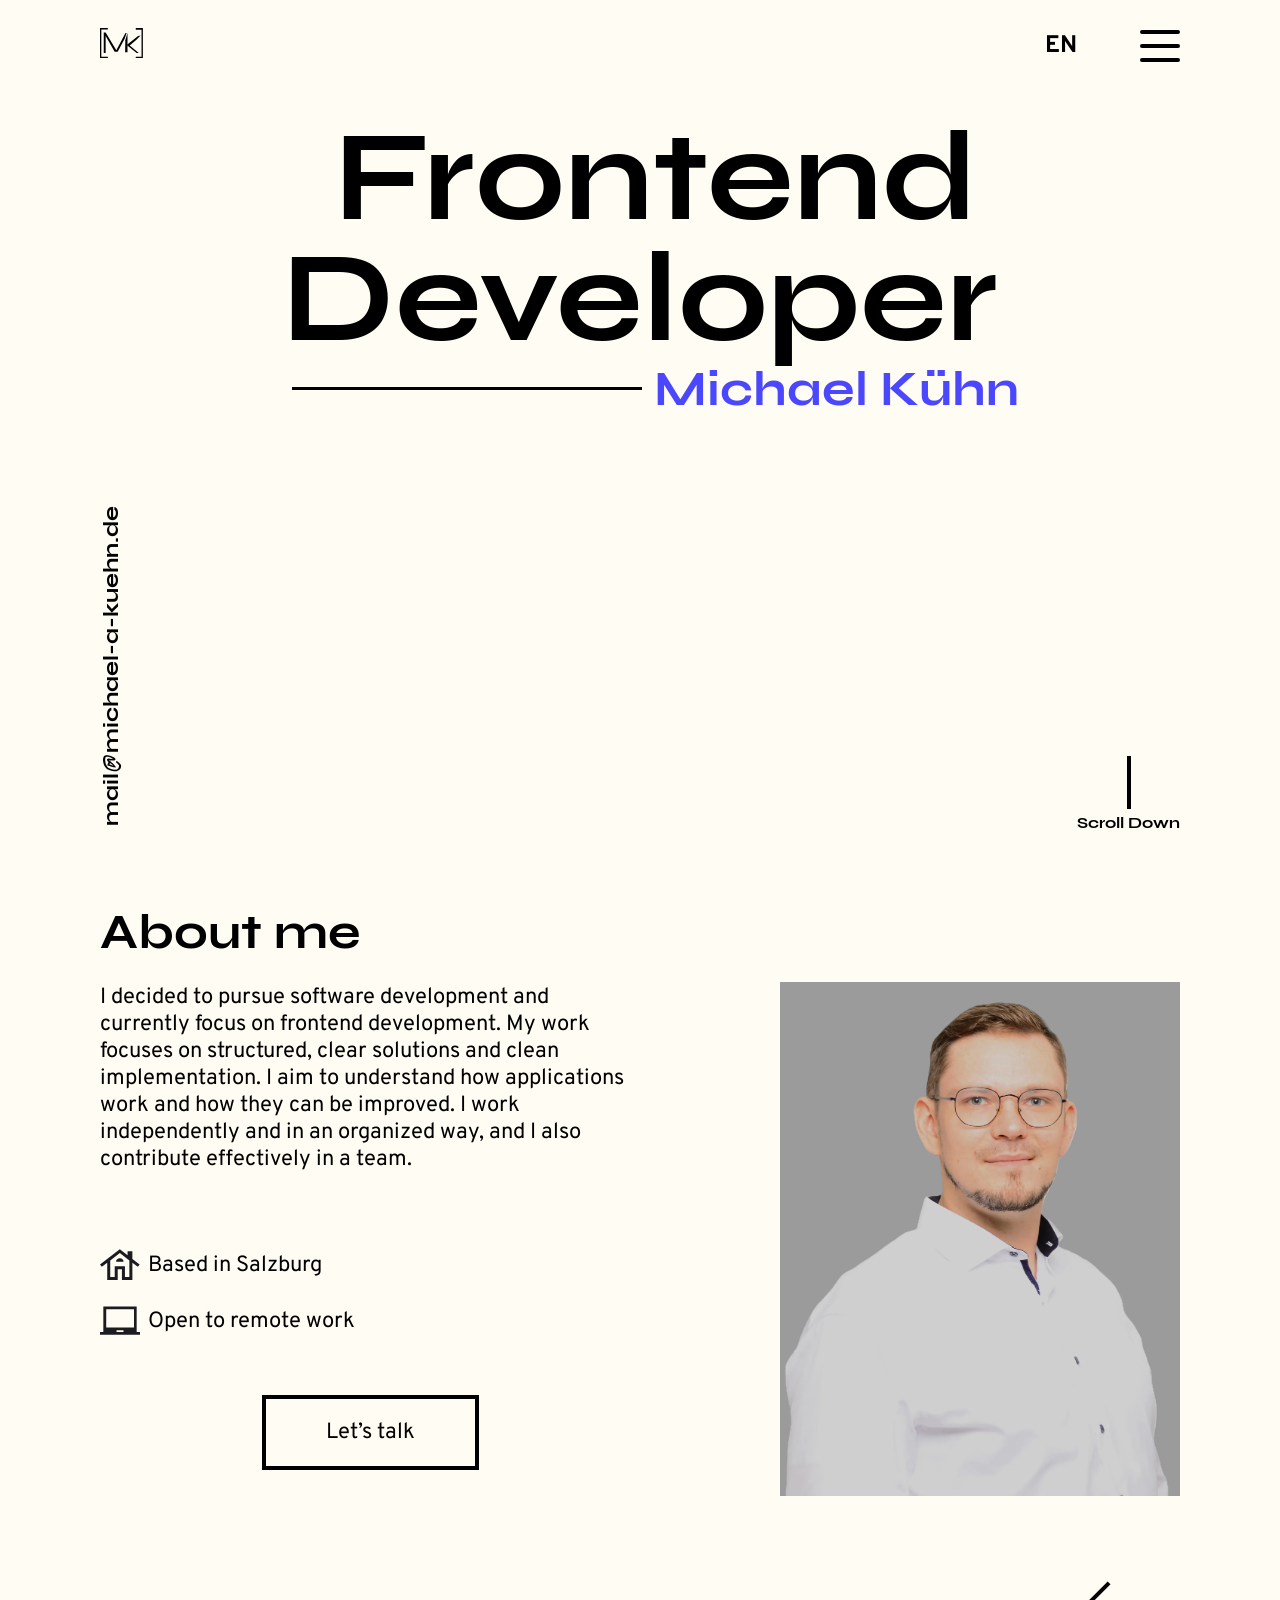
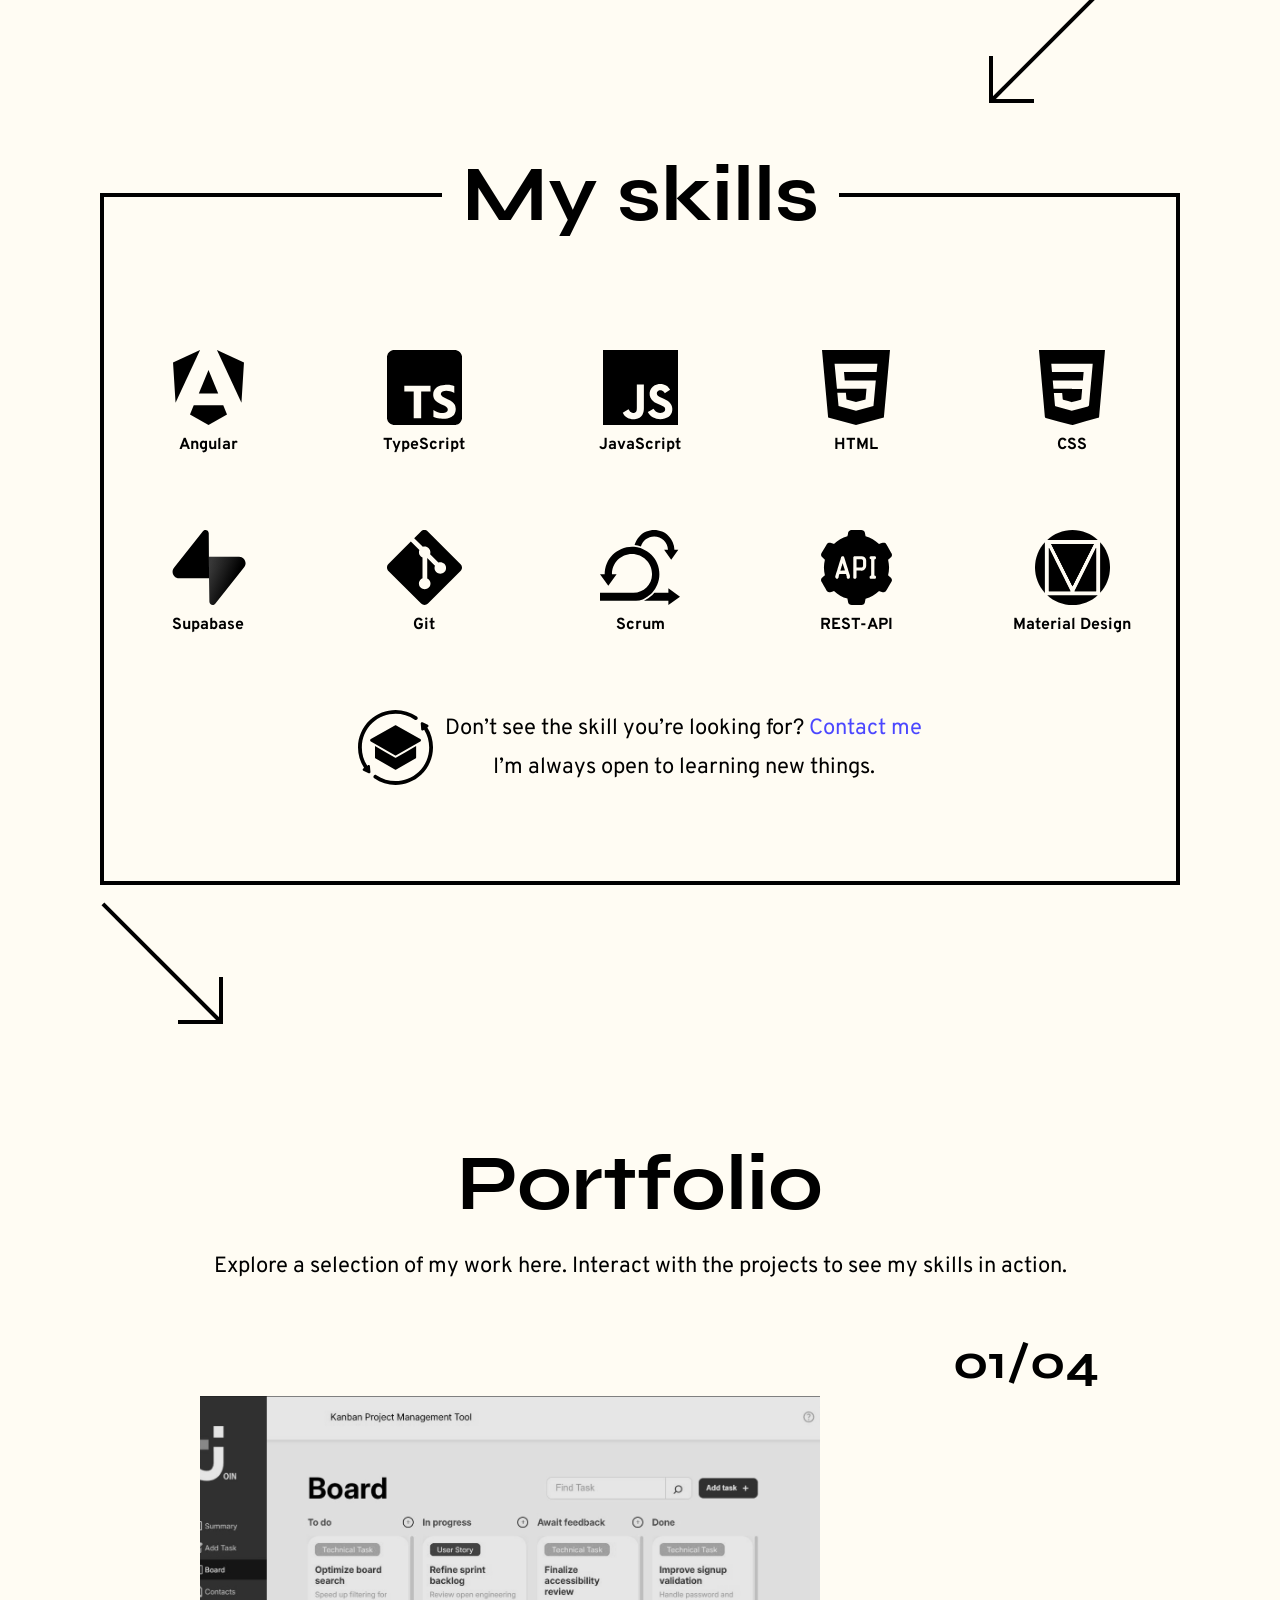
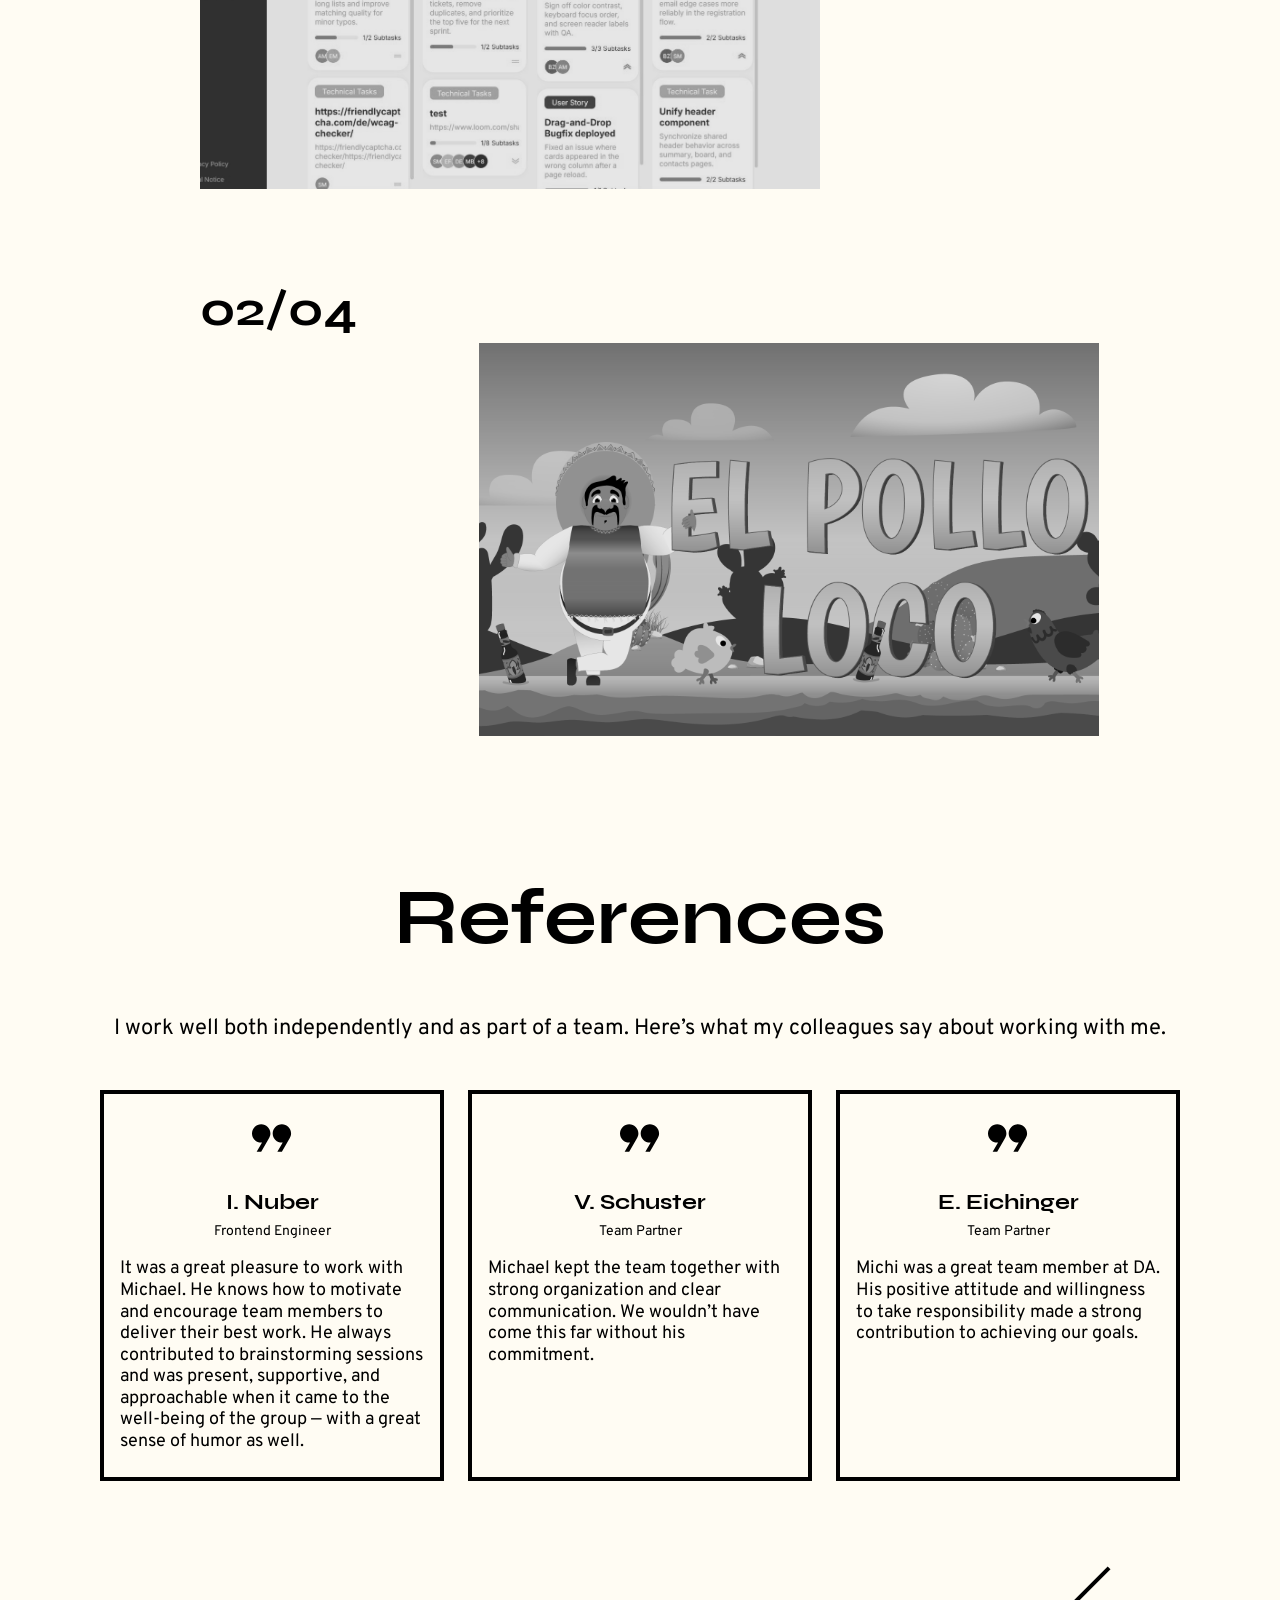
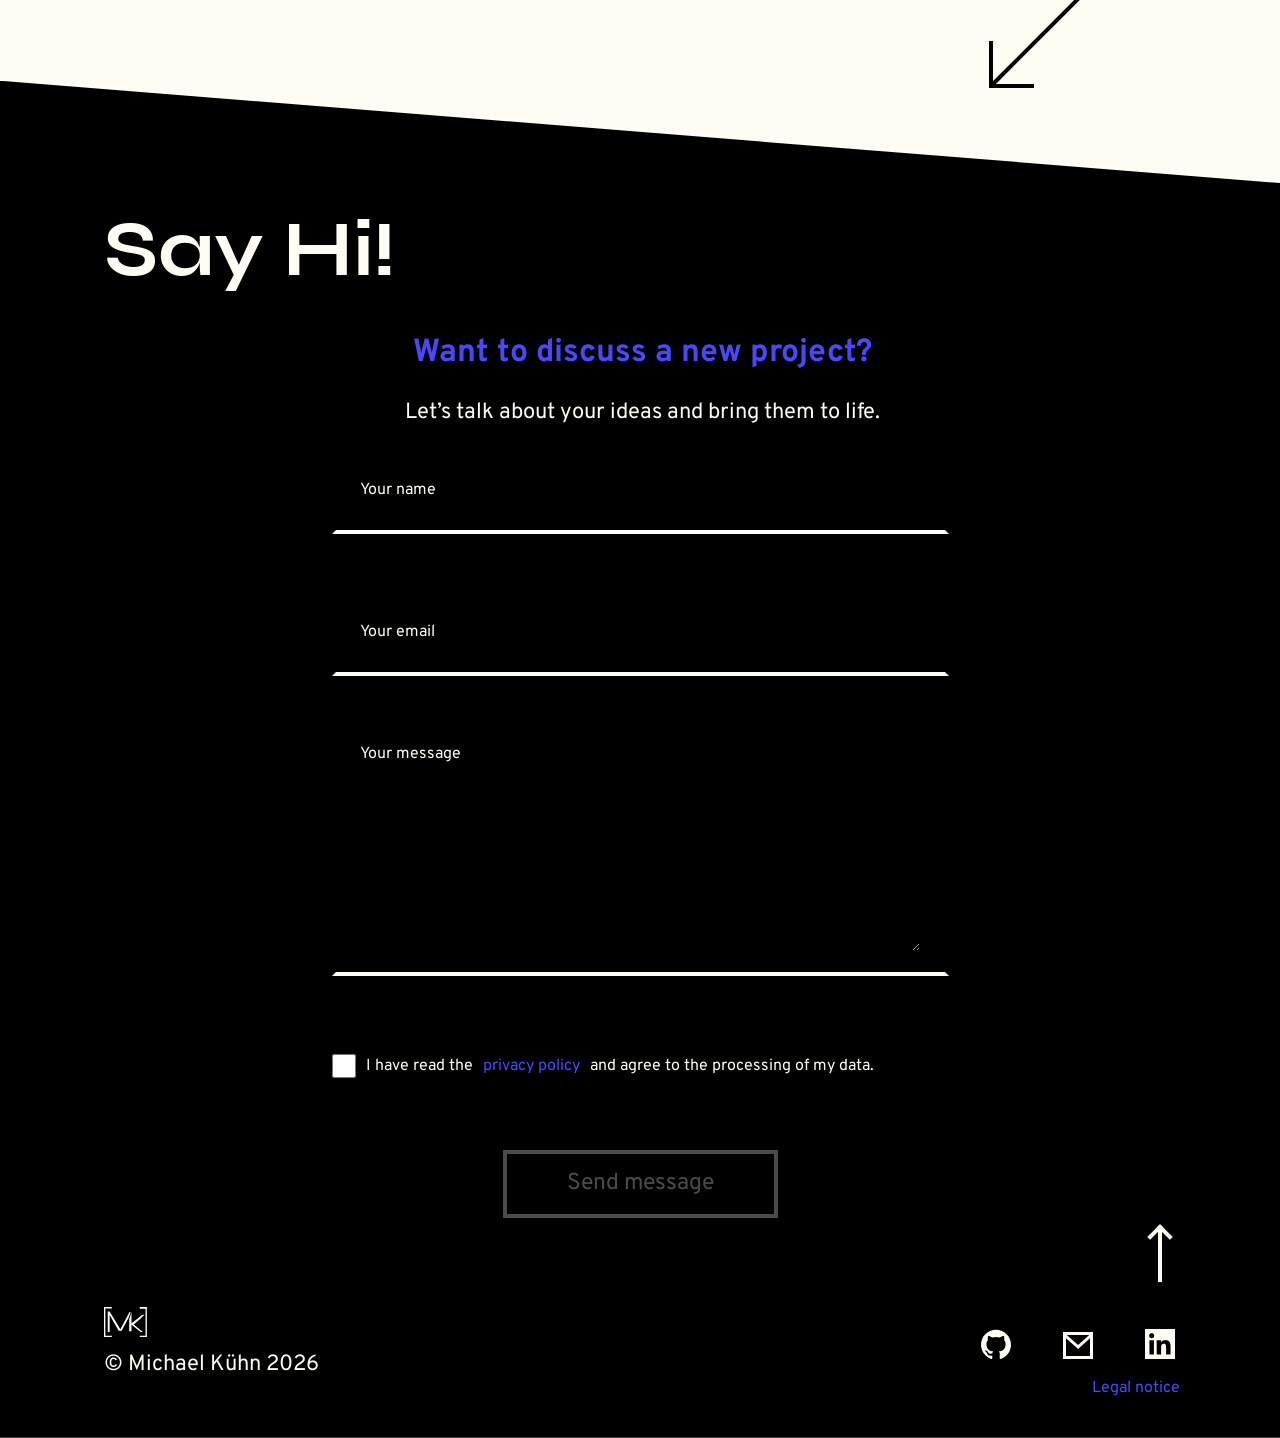
<file: index.html>
<!DOCTYPE html>
<html lang="en">

<head>
    <meta charset="UTF-8">
    <meta name="viewport" content="width=device-width, initial-scale=1.0">
    <meta name="google-site-verification" content="OD_pQ1S4NM1U1kWY6Ehp_LifpVIKHCIWtZAEjhmiscg" />
    <title>Michael Kühn</title>
    <meta name="description" content="Responsive Webentwicklung mit JavaScript, React und moderne UI/UX.">
    <link rel="icon" type="image/svg+xml" href="./assets/img/[MK].svg">
    <link rel="stylesheet" href="./css/style.css">
    <link rel="stylesheet" href="./css/components.css">
    <link rel="stylesheet" href="./css/responsive-mobile.css">
    <link rel="stylesheet" href="./css/responsive-tablet.css">
    <link rel="stylesheet" href="./css/overlay.css">
    <link rel="stylesheet" href="./css/projekt.css">
    <link rel="stylesheet" href="./css/hover.css">
    <script src="./i18n/i18n.js"></script>
    <script src="./js/contact.js" defer></script>
    <script src="./js/animateArrow.js" defer></script>
    <script src="./js/scrtips.js" defer></script>
    <script src="./js/animation.js" defer></script>

</head>

<body>
    <header class="header">
        <div class="container">
            <div class="logo">
                <a href="./">
                    <img src="./assets/img/[MK].svg" alt="MK Logo">
                </a>
            </div>

            <div class="container-right">
                <div class="lang" onclick="toggleLangMenu()">
                    <button id="activeLang" class="active">EN</button>

                    <div id="langOptions" class="lang-options">
                        <button onclick="setLang(event, 'de')">DE</button>
                    </div>
                </div>

                <div id="menu" class="menu" onclick="toggleOverlayMenu()">
                    <span id="top" class="line top"></span>
                    <span id="mid" class="line mid"></span>
                    <span id="bot" class="line bot"></span>
                </div>
            </div>
        </div>
    </header>

    <div id="menuOverlay" class="menu-overlay">
        <div class="menu-inner">

            <nav class="menu-nav">

                <a href="javascript:void(0)" onclick="jumpToAbout(); closeOverlayMenu()">

                    <span class="nav-corner">
                        <span class="corner-v"></span>
                        <span class="corner-h"></span>
                    </span>

                    <span class="nav-line"></span>

                    <span class="abou" data-i18n="nav.about">About me</span>
                </a>

                <a href="javascript:void(0)" onclick="jumpToSkills(); closeOverlayMenu()">

                    <span class="nav-corner">
                        <span class="corner-v"></span>
                        <span class="corner-h"></span>
                    </span>

                    <span class="nav-line"></span>

                    <span class="ski" data-i18n="nav.skills">My skills</span>
                </a>

                <a href="javascript:void(0)" onclick="jumpToProject(); closeOverlayMenu()">

                    <span class="nav-corner">
                        <span class="corner-v"></span>
                        <span class="corner-h"></span>
                    </span>

                    <span class="nav-line"></span>

                    <span class="port" data-i18n="nav.portfolio">Portfolio</span>
                </a>

            </nav>

            <div class="menu-basic-black"></div>
            <div class="menu-diagonal"></div>

            <section class="overlay-sayhi">
                <div class="overlay-left">
                    <h2 data-i18n="contact.title">Say hi!</h2>
                    <p>mail@michael-a-kuehn.de</p>
                </div>

                <div class="overlay-socials">
                    <a href="https://github.com/K-Micha" target="_blank">
                        <img src="./assets/icons/github.svg" alt="GitHub">
                    </a>
                    <a href="mailto:mail@michael-a-kuehn.de">
                        <img src="./assets/icons/email.svg" alt="Email">
                    </a>
                    <a href="https://at.linkedin.com/in/michael-a-k%C3%BChn" target="_blank">
                        <img src="./assets/icons/linkedin.svg" alt="LinkedIn">
                    </a>
                </div>
            </section>

        </div>
    </div>

    <main>
        <section class="hero">
            <div class="container">

                <div class="hero-header-top">

                    <h1 class="hero-title">
                        <span class="title-line">Frontend</span>
                        <span class="second-line">Developer</span>
                    </h1>

                    <div class="top-row">
                        <div class="top-inner">

                            <div class="line-box">
                                <span class="line"></span>
                            </div>

                            <div class="name-box">
                                <span class="name">Michael Kühn</span>
                            </div>

                        </div>
                    </div>

                </div>

                <div class="hero-header-bottom">

                    <div class="bottom-row">
                        <div class="email">mail@michael-a-kuehn.de</div>
                    </div>

                    <div class="scroll">
                        <img id="scroll-arrow" src="./assets/animation/arrow-icons/Frame0.png" alt="">
                        <span data-i18n="hero.scroll">Scroll Down</span>
                    </div>

                </div>
        </section>

        <section id="about" class="about">
            <div class="container">

                <div class="left">
                    <h2 data-i18n="about.title">About me</h2>

                    <div class="text">
                        <p data-i18n="about.text">
                            I decided to pursue software development and currently focus on frontend development.

                            My work focuses on structured, clear solutions and clean implementation. I aim to understand
                            how applications work and how they can be improved.

                            I work independently and in an organized way, and I also contribute effectively in a team.
                        </p>
                    </div>

                    <div class="info">
                        <div class="item">
                            <img class="icon" src="./assets/icons/house.svg" alt="Home Icon">
                            <span data-i18n="about.location">Based in Salzburg</span>
                        </div>

                        <div class="item">
                            <img class="icon" src="./assets/icons/laptop_chromebook.svg" alt="Monitor Icon">
                            <span data-i18n="about.remote">Open to work Remote</span>
                        </div>
                    </div>

                    <div class="btn-wrap">
                        <button class="cta" data-i18n="about.cta" onclick="jumpToContact()">
                            Lass uns sprechen
                        </button>
                    </div>
                </div>

                <div class="right about-image-wrapper">
                    <img src="./assets/img/michael27.04.png" id="about-img" alt="Portrait">
                    <div class="about-border"></div>
                </div>

            </div>

        </section>
        <div class="section-divider divider-right">
            <div id="arrow-container" onclick="scrollToSkills()" class="container">
                <div class="arrow">
                    <div class="tail"></div>
                    <div class="head-v"></div>
                    <div class="head-h"></div>
                </div>
            </div>
        </div>

        <section class="skills">
            <div class="container">
                <div class="skills-frame">

                    <div id="skills" class="skills-title">
                        <span data-i18n="skills.title">My skills</span>
                    </div>

                    <div class="skills-inner">

                        <div class="skills-grid">
                            <div class="skill"><img src="./assets/icons/frondend/angular.svg"><span>Angular</span></div>
                            <div class="skill"><img src="./assets/icons/frondend/typescript.svg"><span>TypeScript</span>
                            </div>
                            <div class="skill"><img src="./assets/icons/frondend/javascript.svg"><span>JavaScript</span>
                            </div>
                            <div class="skill"><img src="./assets/icons/frondend/html.svg"><span>HTML</span></div>
                            <div class="skill"><img src="./assets/icons/frondend/css.svg"><span>CSS</span></div>
                            <div class="skill"><img src="./assets/icons/frondend/supabase.svg"><span>Supabase</span>
                            </div>
                            <div class="skill"><img src="./assets/icons/frondend/git.svg"><span>Git</span></div>
                            <div class="skill"><img src="./assets/icons/frondend/scrum.svg"><span>Scrum</span></div>
                            <div class="skill"><img src="./assets/icons/frondend/api.svg"><span>REST-API</span></div>
                            <div class="skill"><img src="./assets/icons/frondend/test-automation.svg"><span>Material
                                    Design</span></div>
                        </div>

                        <div class="skills-info">
                            <img src="./assets/icons/frondend/continued-learning.svg">
                            <span>
                                <span data-i18n="skills.question">Don’t see the skill you need?</span>
                                <span class="scroll-link" onclick="scrollToContact()" data-i18n="skills.contact">Contact
                                    me</span>
                                <span class="skills-note" data-i18n="skills.ready">I’m always ready to learn!</span>
                            </span>
                        </div>

                    </div>

                </div>
            </div>
        </section>

        <div class="section-divider divider-left">
            <div id="arrow-container-left" class="container" onclick="scrollToProjects()">
                <div class="arrow">
                    <div class="tail"></div>
                    <div class="head-v"></div>
                    <div class="head-h"></div>
                </div>
            </div>
        </div>

        <section id="project" class="projects">
            <div class="container">

                <h2>Portfolio</h2>
                <p class="projects-intro" data-i18n="projects.intro">
                    Explore a selection of my work here. Interact with <br>
                    projects to see my skills in action.
                </p>

                <div class="projects-list">

                    <!-- PROJECT 1 -->
                    <article class="project-item project-left">
                        <div class="project-content">

                            <div class="project-side project-media-side">
                                <div class="project-image-wrapper  project-image-left">
                                    <img src="./assets/img/join.png" alt="Join project preview">
                                    <div class="hover-border"></div>
                                    <a href="https://join.michael-a-kuehn.de/index.html" target="_blank"
                                        class="hover-circle">
                                        <div class="hover-icon"></div>
                                    </a>
                                </div>
                            </div>

                            <div class="project-side project-info-side">
                                <div class="project-header">
                                    <span class="project-number right">01/04</span>
                                </div>

                                <div class="project-details">
                                    <h3>Join</h3>
                                    <p class="tech"> JavaScript | HTML | CSS | Firebase</p>
                                    <p class="desc" data-i18n="projects.join.desc">
                                        Task manager inspired by the Kanban System. Create and organize tasks using
                                        drag and drop functions, assign users and categories.
                                    </p>

                                    <div class="project-buttons">
                                        <a href="https://github.com/K-Micha/join" class="btn secondary" target="_blank"
                                            rel="noopener noreferrer">Github</a>
                                    </div>
                                </div>
                            </div>

                        </div>
                    </article>

                    <!-- PROJECT 2 -->
                    <article class="project-item project-right reverse">
                        <div class="project-content">

                            <div class="project-side project-info-side">
                                <div class="project-header">
                                    <span class="project-number left">02/04</span>
                                </div>

                                <div class="project-details">
                                    <h3>Pollo Loco</h3>
                                    <p class="tech">JavaScript | HTML | CSS</p>
                                    <p class="desc" data-i18n="projects.pollo.desc">
                                        A simple jump‑and‑run game based on an object‑oriented approach.
                                        Help Pepe collect chili bottles and use them to defeat the crazy chicken.
                                    </p>

                                    <div class="project-buttons">
                                        <a href="https://github.com/K-Micha/el_pollo_loco" class="btn secondary"
                                            target="_blank" rel="noopener noreferrer">Github</a>
                                    </div>
                                </div>
                            </div>

                            <div class="project-side project-media-side">
                                <div class="project-image-wrapper project-image-right">
                                    <img src="./assets/img/startscreen_2.png" alt="Pollo Loco project preview">
                                    <div class="hover-border"></div>
                                    <a href="https://pollo-loco.michael-a-kuehn.de/" target="_blank"
                                        class="hover-circle">
                                        <div class="hover-icon"></div>
                                    </a>
                                </div>
                            </div>

                        </div>
                    </article>

                    <!-- PROJECT 3 -->
                    <article class="project-item project-left dsp-none">
                        <div class="project-content">

                            <div class="project-side project-media-side">
                                <div class="project-image-wrapper  project-image-left">
                                    <img src="./assets/img/pokedex.png" alt="pokedex project preview">
                                    <div class="hover-border"></div>
                                    <a href="https://pokedex.michael-a-kuehn.de" target="_blank" class="hover-circle">
                                        <div class="hover-icon"></div>
                                    </a>
                                </div>
                            </div>

                            <div class="project-side project-info-side">
                                <div class="project-header">
                                    <span class="project-number right">03/04</span>
                                </div>

                                <div class="project-details">
                                    <h3>Pokédex</h3>
                                    <p class="tech"> JavaScript | HTML | CSS | API</p>
                                    <p class="desc" data-i18n="projects.pokedex.desc">
                                        Based on the PokéAPI a simple library that provides and catalogues pokemon
                                        information.
                                    </p>

                                    <div class="project-buttons">
                                        <a href="https://github.com/K-Micha/Pokedex" class="btn secondary"
                                            target="_blank" rel="noopener noreferrer">Github</a>
                                    </div>
                                </div>
                            </div>

                        </div>
                    </article>

                    <!-- PROJECT 4 -->
                    <article class="project-item project-right reverse dsp-none">
                        <div class="project-content">

                            <div class="project-side project-info-side">
                                <div class="project-header">
                                    <span class="project-number left">04/04</span>
                                </div>

                                <div class="project-details">
                                    <h3 data-i18n="projects.delivery.title">Order App</h3>
                                    <p class="tech">JavaScript | HTML | CSS</p>
                                    <p class="desc" data-i18n="projects.delivery.desc">
                                        A food delivery application inspired by Lieferando.
                                        Users can browse restaurants, explore menus, and place orders through a simple
                                        and intuitive interface.
                                    </p>

                                    <div class="project-buttons">
                                        <a href="https://github.com/K-Micha/Kochwelt" class="btn secondary"
                                            target="_blank" rel="noopener noreferrer">Github</a>
                                    </div>
                                </div>
                            </div>

                            <div class="project-side project-media-side">
                                <div class="project-image-wrapper project-image-right">
                                    <img src="./assets/img/bestell-app.png" alt="Order App project preview">
                                    <div class="hover-border"></div>
                                    <a href="https://order-app.michael-a-kuehn.de/index.html" target="_blank"
                                        class="hover-circle">
                                        <div class="hover-icon"></div>
                                    </a>
                                </div>
                            </div>

                        </div>
                    </article>

                </div>
            </div>
        </section>

        <section class="references">
            <div class="container">

                <h2 data-i18n="references.title">References</h2>

                <div class="references-intro">
                    <p data-i18n="references.intro">
                        I thrive both independently and as part of a team.
                        Here’s <br>what my colleagues have to say about working with me.
                    </p>
                </div>

                <div class="references-carousel">

                    <div class="references-list">

                        <div id="i1" class="reference-item">
                            <div class="reference-header">
                                <div class="reference-icon">
                                    <img src="./assets/icons/format_quote.svg" alt="">
                                </div>
                                <h3 class="reference-name">V. Schuster</h3>
                                <p class="reference-role">Team Partner</p>
                            </div>
                            <p class="reference-text" data-i18n="references.text1"></p>
                            </p>
                        </div>

                        <div id="i2" class="reference-item">
                            <div class="reference-header">
                                <div class="reference-icon">
                                    <img src="./assets/icons/format_quote.svg" alt="">
                                </div>
                                <h3 class="reference-name">E. Eichinger</h3>
                                <p class="reference-role">Team Partner</p>
                            </div>
                            <p class="reference-text" data-i18n="references.text2"></p>
                            </p>
                        </div>

                        <div id="i3" class="reference-item">
                            <div class="reference-header">
                                <div class="reference-icon">
                                    <img src="./assets/icons/format_quote.svg" alt="">
                                </div>
                                <h3 class="reference-name">I. Nuber</h3>
                                <p class="reference-role">Frontend Engineer</p>
                            </div>
                            <p class="reference-text" data-i18n="references.text3"></p>
                            </p>
                        </div>

                    </div>

                    <div class="references-controls">
                        <button id="prev" class="ref-btn">‹</button>

                        <div class="ref-dots">
                            <span id="d1" class="ref-dot active"></span>
                            <span id="d2" class="ref-dot"></span>
                            <span id="d3" class="ref-dot"></span>
                        </div>

                        <button id="next" class="ref-btn">›</button>
                    </div>

                </div>

            </div>
        </section>


        <div class="section-divider divider-right">
            <div id="arrow-container-too" onclick="scrollToContact()" class="container">
                <div class="arrow">
                    <div class="tail"></div>
                    <div class="head-v"></div>
                    <div class="head-h"></div>
                </div>
            </div>
        </div>
    </main>

    <div class="contact-footer-bg">
        <section id="contact" class="contact">

            <div class="contact-overlay"></div>

            <div id="arrow-container-too" class="container">

                <h2 data-i18n="contact.title">Say Hi!</h2>

                <h3 class="contact-subtitle" data-i18n="contact.subtitle">Want to discuss a new project?</h3>

                <p class="contact-text" data-i18n="contact.text">
                    Say hello! Let’s discuss your ideas and make it happen.
                </p>

            </div>
            <div class="contact-form-wrap">
                <form class="contact-form" onsubmit="return handleSubmit(event)">

                    <div class="field">
                        <input type="text" id="name" placeholder=" " oninput="checkField(this)"
                            onblur="checkField(this)" ondblclick="triggerError(this)" />
                        <label for="name" data-i18n="form.name">Your name</label>

                        <span class="error-icon" onclick="fillField(this)">!</span>
                        <span class="success-icon">✓</span>
                    </div>
                    <p class="error-text" data-i18n="form.messageError">Your name is required</p>

                    <div class="field">
                        <input type="email" id="email" placeholder=" " oninput="checkField(this)"
                            onblur="checkField(this)" ondblclick="triggerError(this)" />
                        <label for="email" data-i18n="form.email">Your email</label>

                        <span class="error-icon" onclick="fillField(this)">!</span>
                        <span class="success-icon">✓</span>
                    </div>
                    <p class="error-text" data-i18n="form.messageError">Your email is required</p>

                    <div class="field">
                        <textarea id="message" placeholder=" " oninput="checkField(this)" onblur="checkField(this)"
                            ondblclick="triggerError(this)"></textarea>
                        <label for="message" data-i18n="form.message">Your message</label>

                        <span class="error-icon" onclick="fillField(this)">!</span>
                        <span class="success-icon">✓</span>
                    </div>
                    <p class="error-text" data-i18n="form.messageError">Your message is required</p>


                    <div class="contact-privacy">
                        <span class="checkbox-bg">
                            <input type="checkbox" id="privacy-check" onchange="updateButton()">
                        </span>

                        <label for="privacy-check" data-i18n="form.privacyStart">I’ve read the</label>

                        <a href="../html/policy.htm" class="policy-link" data-i18n="form.privacyPolicy">privacy
                            policy</a>

                        <label class="padding" for="privacy-check" data-i18n="form.privacyEnd">
                            and agree to the processing of my data as outlined.
                        </label>
                    </div>
                    <p id="privacyError" class="error-text"></p>

                    <div class="btn-container">
                        <button id="sendBtn" type="submit" class="disabled-btn" data-i18n="form.send">Send
                            message</button>
                    </div>

                    <p id="formMessage"></p>

                </form>
            </div>

            <div class="footer-arrow-wrapper">
                <div class="arrow-up" onclick="scrollToTop()"></div>
            </div>

            <footer class="footer">
                <div class="container">

                    <div class="footer-content">

                        <div class="footer-left">
                            <div class="footer-logo">
                                <a href="./">
                                    <img src="./assets/img/MK-white.svg" alt="MK Logo">
                                </a>
                            </div>
                            <p class="footer-copy">© Michael Kühn 2026</p>
                        </div>

                        <div class="footer-right">

                            <div class="footer-icons">
                                <a href="https://github.com/K-Micha" class="footer-icon">
                                    <img src="./assets/icons/github.svg" alt="GitHub">
                                </a>
                                <a href="mailto:mail@michael-a-kuehn.de" class="footer-icon">
                                    <img src="./assets/icons/email.svg" alt="Email">
                                </a>
                                <a href="https://at.linkedin.com/in/michael-a-k%C3%BChn" class="footer-icon">
                                    <img src="./assets/icons/linkedin.svg" alt="LinkedIn">
                                </a>
                            </div>


                        </div>

                    </div>
                    <div class="legal">
                        <a href="../html/legal-notice.htm" class="footer-legal scroll-link"
                            data-i18n="footer.legal">Legal notice</a>
                    </div>
                </div>
    </div>
    </footer>
</body>

</html>
</file>
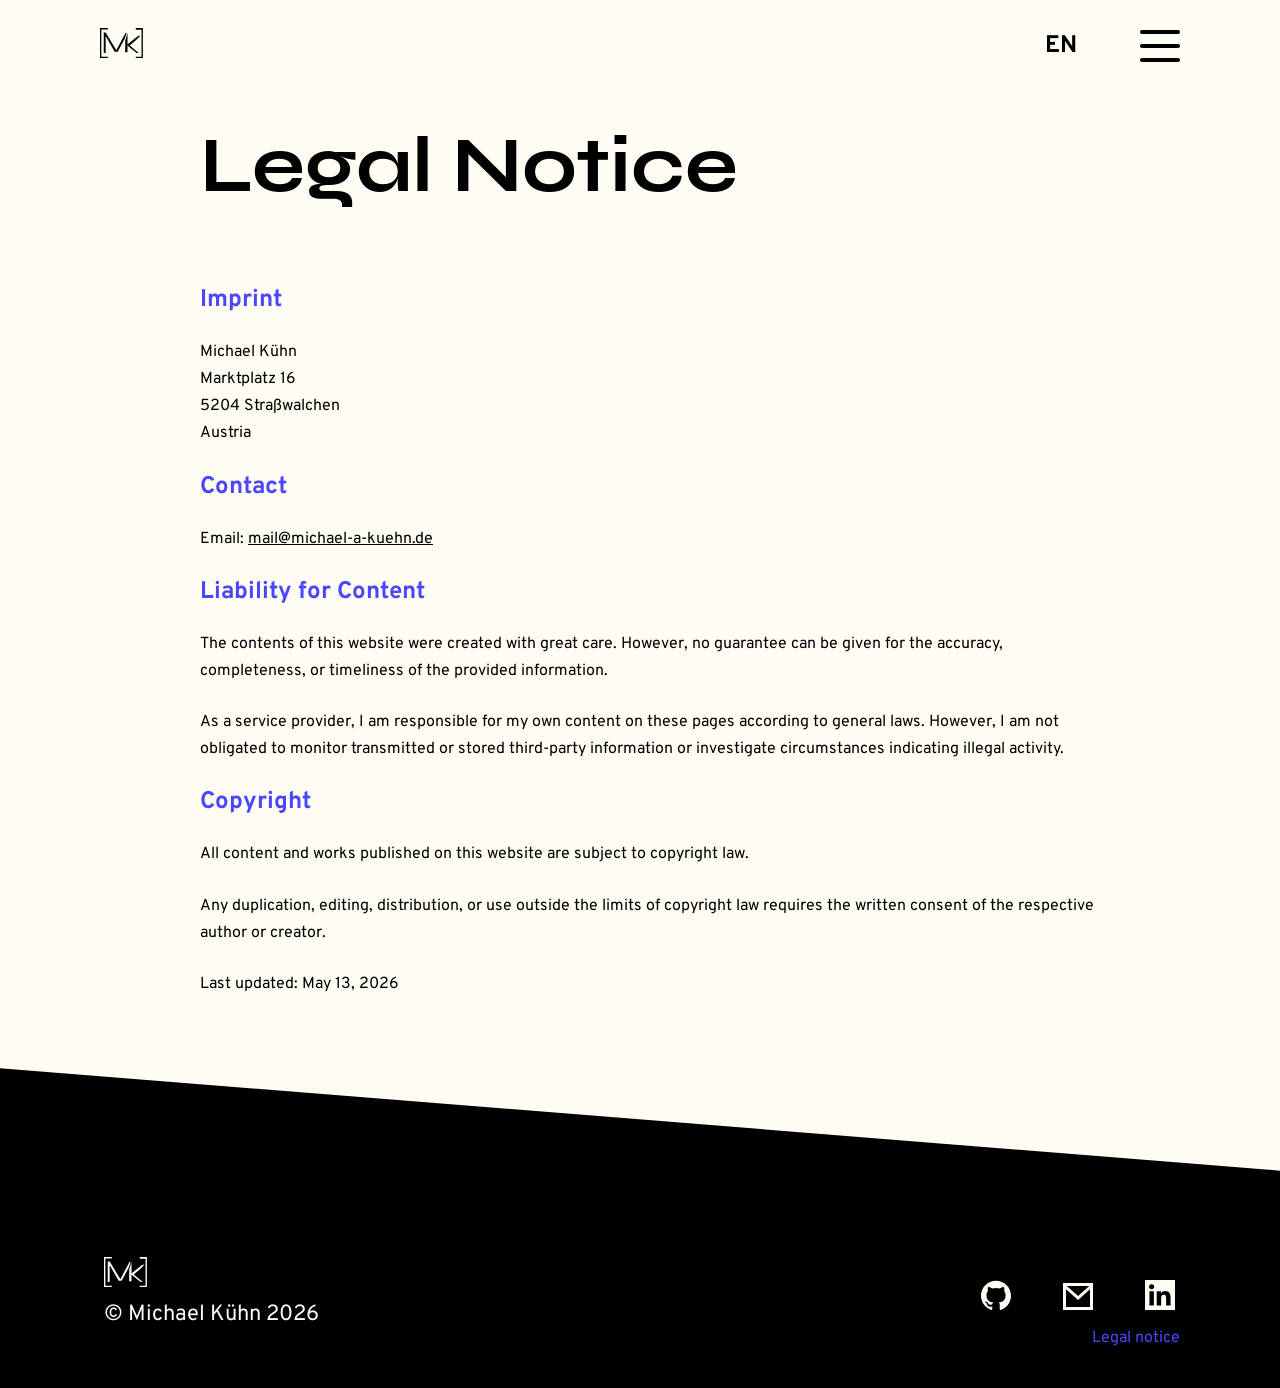
<file: html/legal-notice.htm>
<!DOCTYPE html>
<html lang="en">

<head>
    <meta charset="UTF-8">
    <meta name="viewport" content="width=device-width, initial-scale=1.0">
    <meta name="robots" content="noindex">
    <title>legal-notice</title>
    <link rel="icon" type="image/svg+xml" href="../assets/img/[MK].svg">
    <link rel="stylesheet" href="../css/style.css">
    <link rel="stylesheet" href="../css/responsive-mobile.css">
    <link rel="stylesheet" href="../css/responsive-tablet.css">
    <link rel="stylesheet" href="../css/overlay.css">
    <link rel="stylesheet" href="../css/components.css">
    <link rel="stylesheet" href="../css/hover.css">
    <link rel="stylesheet" href="../css/legal.css">
    <script src="../i18n/i18n-legal.js"></script>
    <script src="../js/contact.js" defer></script>
    <script src="../js/animateArrow.js" defer></script>
    <script src="../js/burger-legal.js" defer></script>

</head>

<body>
    <header class="header">
        <div class="container">
            <div class="logo">
                <a href="/">
                    <img src="../assets/img/[MK].svg" alt="MK Logo">
                </a>
            </div>

            <div class="container-right">
                <div class="lang" onclick="toggleLangMenu()">
                    <button id="activeLang" class="active">EN</button>

                    <div id="langOptions" class="lang-options">
                        <button onclick="setLang(event, 'de')">DE</button>
                    </div>
                </div>

                <div id="menu" class="menu" onclick="toggleOverlayMenu()">
                    <span id="top" class="line top"></span>
                    <span id="mid" class="line mid"></span>
                    <span id="bot" class="line bot"></span>
                </div>
            </div>
        </div>
    </header>

    <div id="menuOverlay" class="menu-overlay">
        <div class="menu-inner">

            <nav class="menu-nav">

                <a href="/#about">
                    <span class="nav-corner">
                        <span class="corner-v"></span>
                        <span class="corner-h"></span>
                    </span>
                    <span class="nav-line"></span>
                    <span class="abou" data-i18n="nav.about">About me</span>
                </a>

                <a href="/#skills">
                    <span class="nav-corner">
                        <span class="corner-v"></span>
                        <span class="corner-h"></span>
                    </span>
                    <span class="nav-line"></span>
                    <span class="ski" data-i18n="nav.skills">My skills</span>
                </a>

                <a href="/#portfolio">
                    <span class="nav-corner">
                        <span class="corner-v"></span>
                        <span class="corner-h"></span>
                    </span>
                    <span class="nav-line"></span>
                    <span class="port" data-i18n="nav.portfolio">Portfolio</span>
                </a>

            </nav>


            <div class="menu-basic-black"></div>
            <div class="menu-diagonal"></div>

            <section class="overlay-sayhi">
                <div class="overlay-left">
                    <h2 data-i18n="contact.title">Say hi!</h2>
                    <p>mail@michael-a-kuehn.de</p>
                </div>

                <div class="overlay-socials">
                    <a href="https://github.com/K-Micha" target="_blank">
                        <img src="../assets/icons/github.svg" alt="GitHub">
                    </a>
                    <a href="mailto:mail@michael-a-kuehn.de">
                        <img src="../assets/icons/email.svg" alt="Email">
                    </a>
                    <a href="https://at.linkedin.com/in/michael-a-k%C3%BChn" target="_blank">
                        <img src="../assets/icons/linkedin.svg" alt="LinkedIn">
                    </a>
                </div>
            </section>

        </div>
    </div>

    <main>
        <section id="legalContent" class="legal-notice" data-page="imprint">

            <h1>Legal Notice</h1>

            <h2>Imprint</h2>

            <p>
                Michael Kühn<br>
                Marktplatz 16<br>
                5204 Straßwalchen<br>
                Austria
            </p>

            <h2>Contact</h2>

            <p>
                E-Mail:
                <a href="mailto:mail@michael-a-kuehn.de">
                    mail@michael-a-kuehn.de
                </a>
            </p>

            <h2>Liability for Content</h2>

            <p>
                The contents of this website were created with great care.
                However, no guarantee can be given for the accuracy,
                completeness, or timeliness of the provided information.
            </p>

            <p>
                As a service provider, I am responsible for my own content
                on these pages according to general laws.
                However, I am not obligated to monitor transmitted or stored
                third-party information or investigate circumstances indicating
                illegal activity.
            </p>

            <h2>Copyright</h2>

            <p>
                All content and works published on this website are subject
                to copyright law.
            </p>

            <p>
                Any duplication, editing, distribution, or use outside the
                limits of copyright law requires the written consent
                of the respective author or creator.
            </p>

        </section>
    </main>

    <div class="contact-footer-bg">
        <section id="contact" class="contact">

            <div class="contact-overlay"></div>

            <div id="arrow-container-too" class="container">

            </div>

            <footer class="footer">
                <div class="container">
                    <div class="footer-content">
                        <div class="footer-left">
                            <div class="footer-logo">
                                <a href="../">
                                    <img src="../assets/img/MK-white.svg" alt="MK Logo">
                                </a>
                            </div>
                            <p class="footer-copy">© Michael Kühn 2026</p>
                        </div>

                        <div class="footer-right">
                            <div class="footer-icons">
                                <a href="https://github.com/K-Micha" class="footer-icon">
                                    <img src="../assets/icons/github.svg" alt="GitHub">
                                </a>
                                <a href="mailto:mail@michael-a-kuehn.de" class="footer-icon">
                                    <img src="../assets/icons/email.svg" alt="Email">
                                </a>
                                <a href="https://at.linkedin.com/in/michael-a-k%C3%BChn" class="footer-icon">
                                    <img src="../assets/icons/linkedin.svg" alt="LinkedIn">
                                </a>
                            </div>
                        </div>
                    </div>

                    <div class="legal">
                        <a href="../html/legal-notice.htm" class="footer-legal scroll-link"
                            data-i18n="footer.legal">Legal notice</a>
                    </div>
                </div>
            </footer>
</body>

</html>
</file>
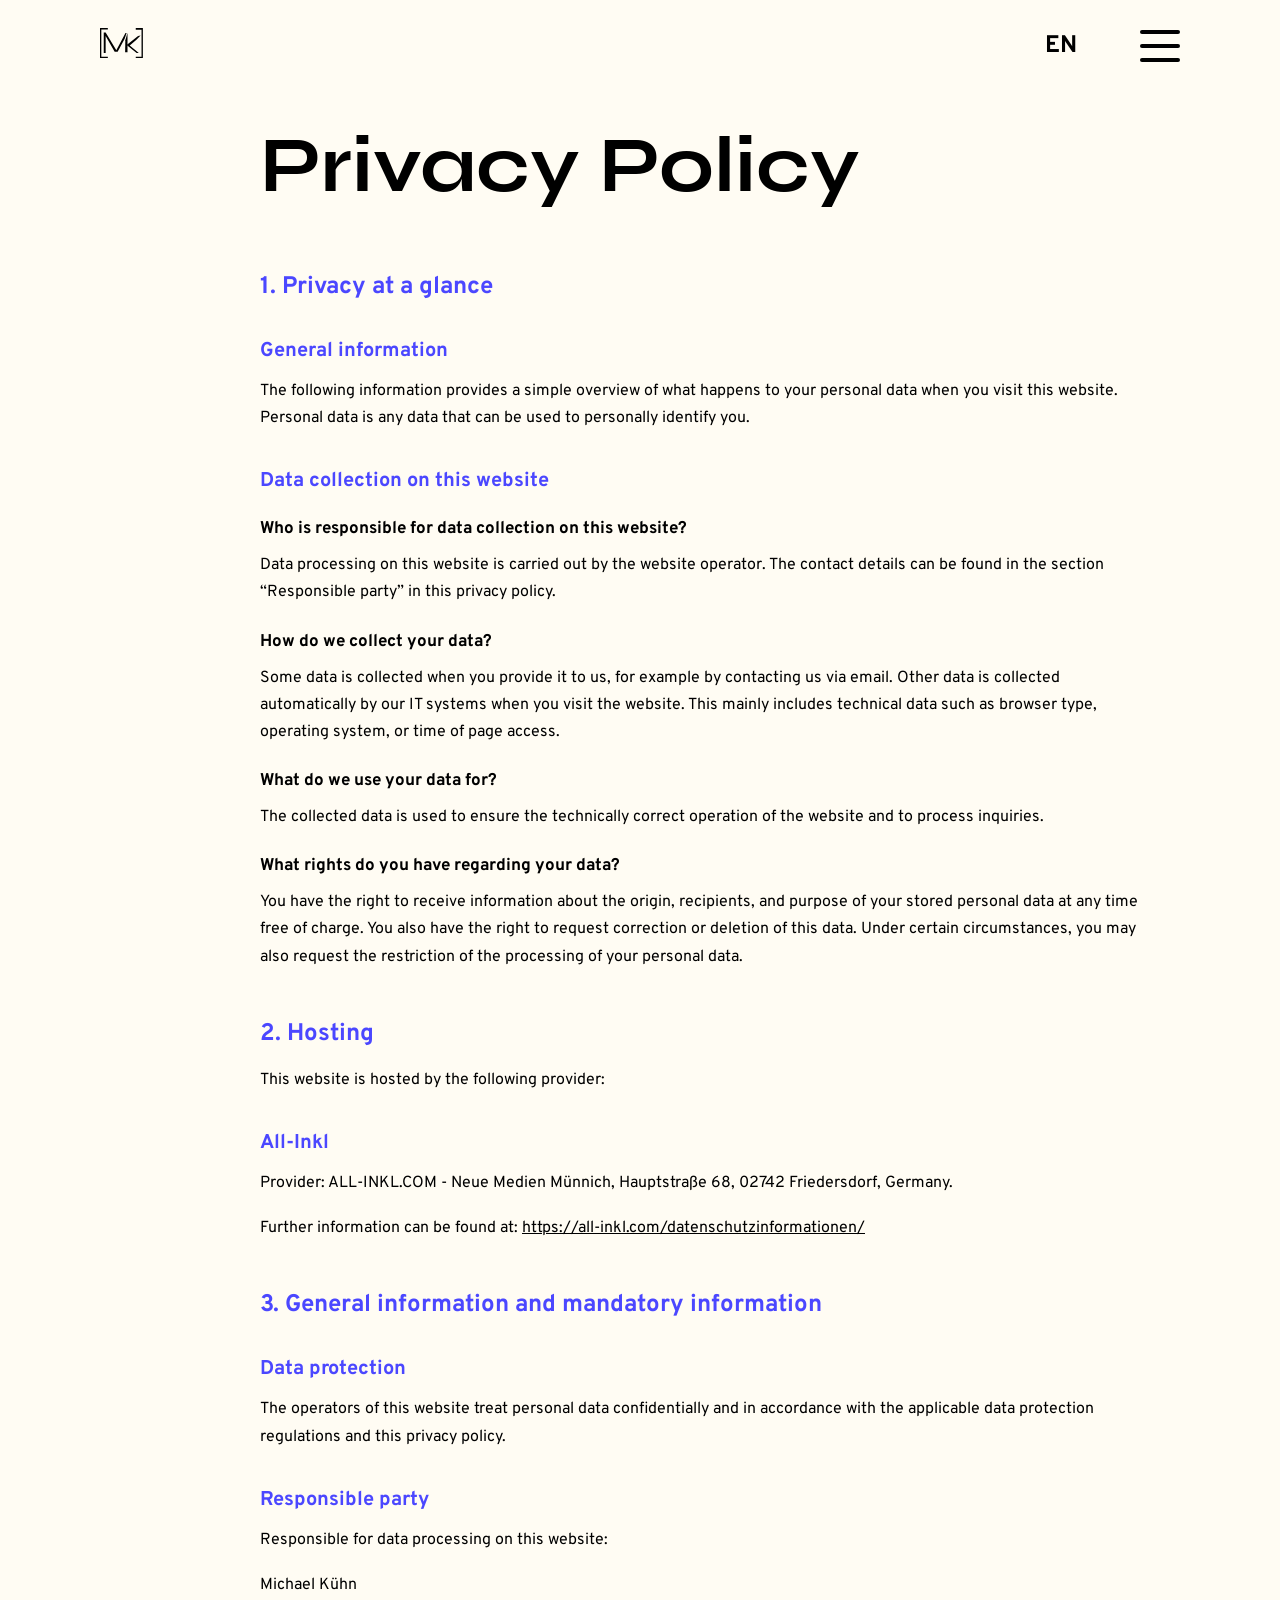
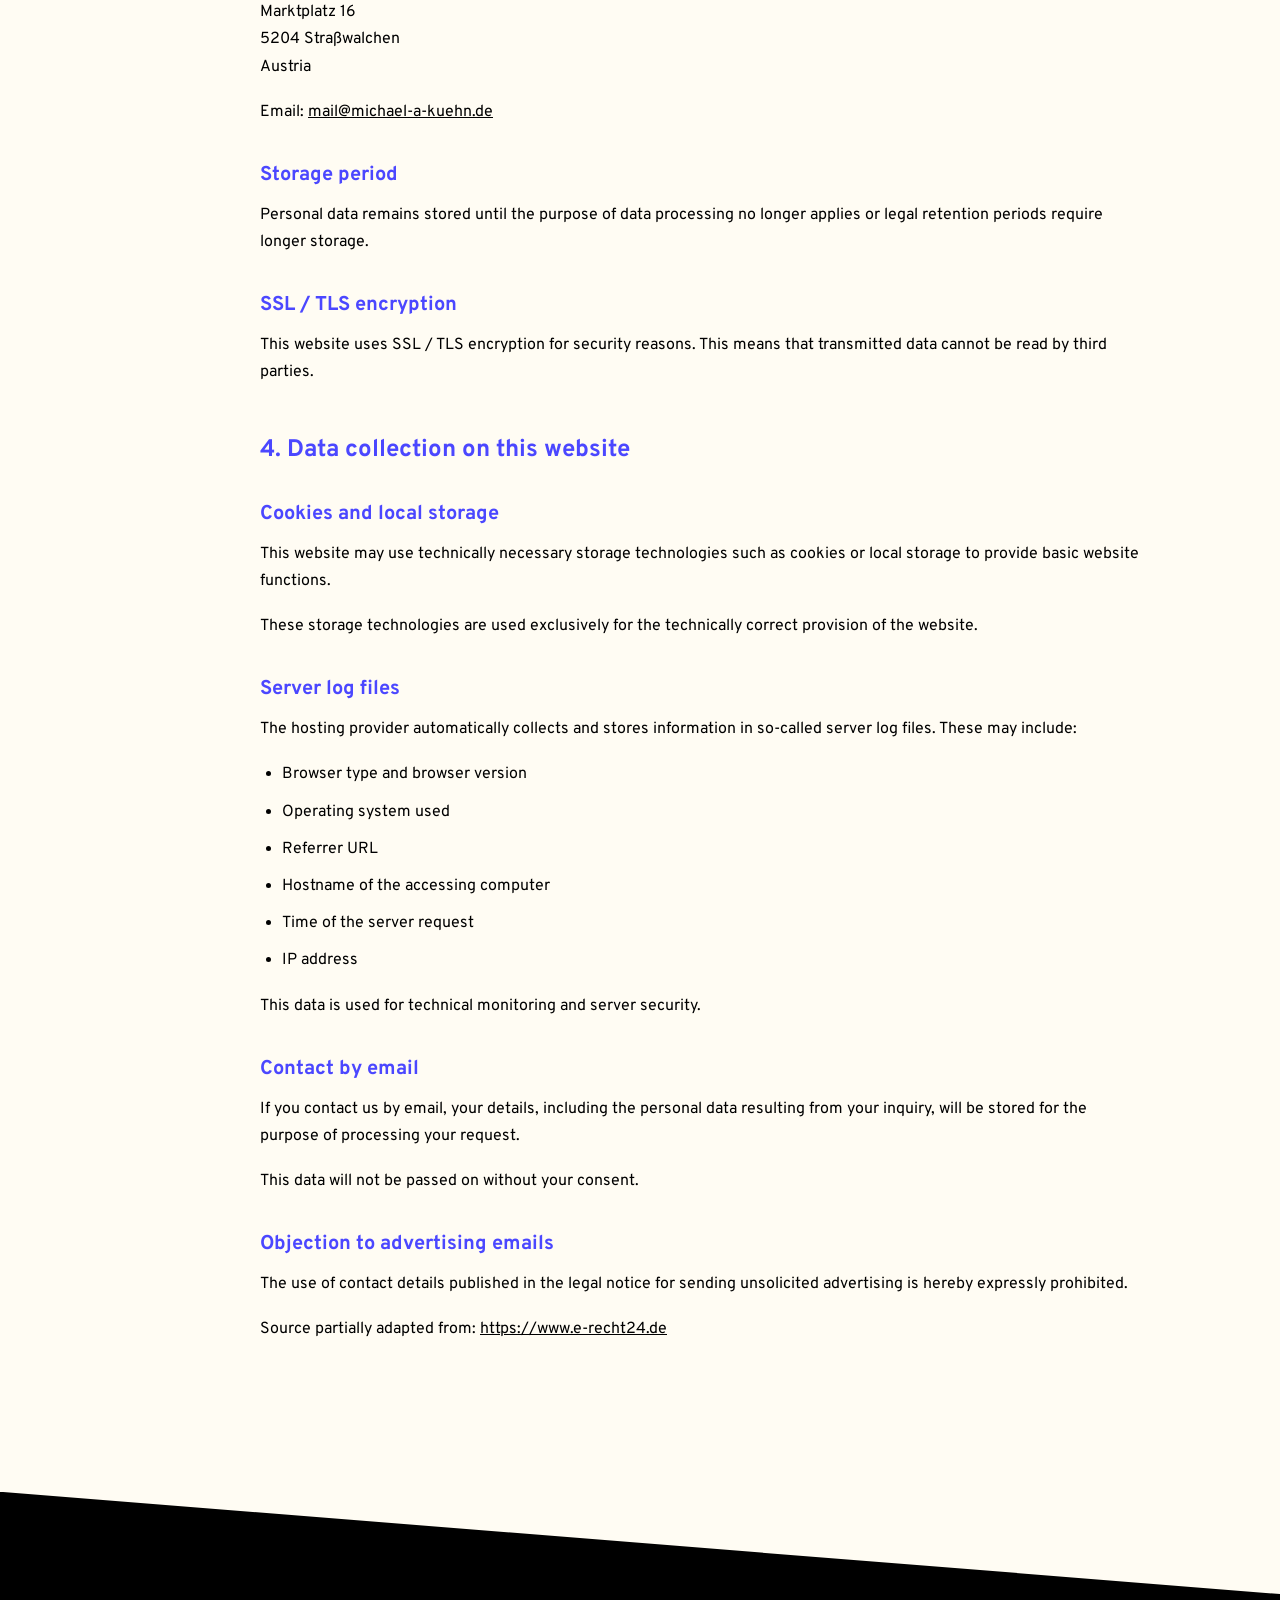
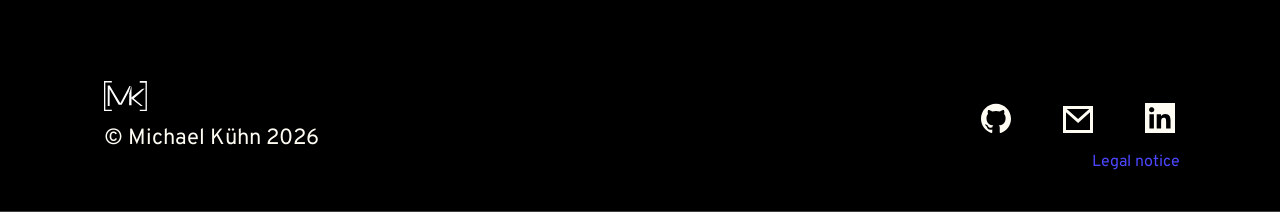
<file: html/policy.htm>
<!DOCTYPE html>
<html lang="en">

<head>
    <meta charset="UTF-8">
    <meta name="viewport" content="width=device-width, initial-scale=1.0">
    <meta name="robots" content="noindex">
    <title>legal-notice</title>
    <link rel="icon" type="image/svg+xml" href="../assets/img/[MK].svg">
    <link rel="stylesheet" href="../css/style.css">
    <link rel="stylesheet" href="../css/responsive-mobile.css">
    <link rel="stylesheet" href="../css/responsive-tablet.css">
    <link rel="stylesheet" href="../css/overlay.css">
    <link rel="stylesheet" href="../css/components.css">
    <link rel="stylesheet" href="../css/hover.css">
    <link rel="stylesheet" href="../css/legal.css">
    <script src="../i18n/i18n-legal.js"></script>
    <script src="../js/contact.js" defer></script>
    <script src="../js/animateArrow.js" defer></script>
    <script src="../js/burger-legal.js" defer></script>

</head>

<body>
    <header class="header">
        <div class="container">
            <div class="logo">
                <a href="/">
                    <img src="../assets/img/[MK].svg" alt="MK Logo">
                </a>
            </div>

            <div class="container-right">
                <div class="lang" onclick="toggleLangMenu()">
                    <button id="activeLang" class="active">EN</button>

                    <div id="langOptions" class="lang-options">
                        <button onclick="setLang(event, 'de')">DE</button>
                    </div>
                </div>

                <div id="menu" class="menu" onclick="toggleOverlayMenu()">
                    <span id="top" class="line top"></span>
                    <span id="mid" class="line mid"></span>
                    <span id="bot" class="line bot"></span>
                </div>
            </div>
        </div>
    </header>

    <div id="menuOverlay" class="menu-overlay">
        <div class="menu-inner">

            <nav class="menu-nav">

                <a href="/#about">
                    <span class="nav-corner">
                        <span class="corner-v"></span>
                        <span class="corner-h"></span>
                    </span>
                    <span class="nav-line"></span>
                    <span class="abou" data-i18n="nav.about">About me</span>
                </a>

                <a href="/#skills">
                    <span class="nav-corner">
                        <span class="corner-v"></span>
                        <span class="corner-h"></span>
                    </span>
                    <span class="nav-line"></span>
                    <span class="ski" data-i18n="nav.skills">My skills</span>
                </a>

                <a href="/#portfolio">
                    <span class="nav-corner">
                        <span class="corner-v"></span>
                        <span class="corner-h"></span>
                    </span>
                    <span class="nav-line"></span>
                    <span class="port" data-i18n="nav.portfolio">Portfolio</span>
                </a>

            </nav>


            <div class="menu-basic-black"></div>
            <div class="menu-diagonal"></div>

            <section class="overlay-sayhi">
                <div class="overlay-left">
                    <h2 data-i18n="contact.title">Say hi!</h2>
                    <p>mail@michael-a-kuehn.de</p>
                </div>

                <div class="overlay-socials">
                    <a href="https://github.com/K-Micha" target="_blank">
                        <img src="../assets/icons/github.svg" alt="GitHub">
                    </a>
                    <a href="mailto:mail@michael-a-kuehn.de">
                        <img src="../assets/icons/email.svg" alt="Email">
                    </a>
                    <a href="https://at.linkedin.com/in/michael-a-k%C3%BChn" target="_blank">
                        <img src="../assets/icons/linkedin.svg" alt="LinkedIn">
                    </a>
                </div>
            </section>

        </div>
    </div>

    <main>
        <section id="legalContent" class="privacy-policy" data-page="privacy">
            <h1>Datenschutz</h1>

            <h2>1. Datenschutz auf einen Blick</h2>

            <h3>Allgemeine Hinweise</h3>
            <p>
                Die folgenden Hinweise geben einen einfachen Überblick darüber, was mit Ihren personenbezogenen Daten
                passiert, wenn Sie diese Website besuchen.
                Personenbezogene Daten sind alle Daten, mit denen Sie persönlich identifiziert werden können.
            </p>

            <h3>Datenerfassung auf dieser Website</h3>

            <h4>Wer ist verantwortlich für die Datenerfassung auf dieser Website?</h4>
            <p>
                Die Datenverarbeitung auf dieser Website erfolgt durch den Websitebetreiber.
                Die Kontaktdaten finden Sie im Abschnitt „Hinweis zur verantwortlichen Stelle“ dieser
                Datenschutzerklärung.
            </p>

            <h4>Wie erfassen wir Ihre Daten?</h4>
            <p>
                Ein Teil der Daten wird dadurch erhoben, dass Sie uns diese mitteilen, beispielsweise per E-Mail.
                Andere Daten werden automatisch beim Besuch der Website durch unsere IT-Systeme erfasst.
                Dabei handelt es sich vor allem um technische Daten wie Browsertyp, Betriebssystem oder Uhrzeit des
                Seitenaufrufs.
            </p>

            <h4>Wofür nutzen wir Ihre Daten?</h4>
            <p>
                Die erhobenen Daten dienen der technisch fehlerfreien Bereitstellung der Website sowie der Bearbeitung
                von
                Anfragen.
            </p>

            <h4>Welche Rechte haben Sie bezüglich Ihrer Daten?</h4>
            <p>
                Sie haben jederzeit das Recht auf unentgeltliche Auskunft über Herkunft, Empfänger und Zweck Ihrer
                gespeicherten personenbezogenen Daten.
                Außerdem haben Sie ein Recht auf Berichtigung oder Löschung dieser Daten.
                Darüber hinaus können Sie unter bestimmten Voraussetzungen die Einschränkung der Verarbeitung Ihrer
                personenbezogenen Daten verlangen.
            </p>

            <h2>2. Hosting</h2>

            <p>
                Diese Website wird bei folgendem Anbieter gehostet:
            </p>

            <h3>All-Inkl</h3>

            <p>
                Anbieter ist die ALL-INKL.COM - Neue Medien Münnich,
                Hauptstraße 68, 02742 Friedersdorf, Deutschland.
            </p>

            <p>
                Weitere Informationen finden Sie unter:
                <a href="https://all-inkl.com/datenschutzinformationen/" target="_blank" rel="noopener noreferrer">
                    https://all-inkl.com/datenschutzinformationen/
                </a>
            </p>

            <h2>3. Allgemeine Hinweise und Pflichtinformationen</h2>

            <h3>Datenschutz</h3>

            <p>
                Die Betreiber dieser Website behandeln personenbezogene Daten vertraulich und entsprechend der
                gesetzlichen
                Datenschutzvorschriften sowie dieser Datenschutzerklärung.
            </p>

            <h3>Hinweis zur verantwortlichen Stelle</h3>

            <p>
                Verantwortlich für die Datenverarbeitung auf dieser Website:
            </p>

            <p>
                Michael Kühn<br>
                Marktplatz 16<br>
                5204 Straßwalchen<br>
                Österreich
            </p>

            <p>
                E-Mail:
                <a href="mailto:mail@michael-a-kuehn.de">
                    mail@michael-a-kuehn.de
                </a>
            </p>

            <h3>Speicherdauer</h3>

            <p>
                Personenbezogene Daten verbleiben bei uns, bis der Zweck der Datenverarbeitung entfällt oder gesetzliche
                Aufbewahrungsfristen eine längere Speicherung erforderlich machen.
            </p>

            <h3>SSL- bzw. TLS-Verschlüsselung</h3>

            <p>
                Diese Website nutzt aus Sicherheitsgründen eine SSL- bzw. TLS-Verschlüsselung.
                Dadurch können übermittelte Daten nicht von Dritten mitgelesen werden.
            </p>

            <h2>4. Datenerfassung auf dieser Website</h2>

            <h3>Cookies und lokale Speicherung</h3>

            <p>
                Diese Website kann technisch notwendige Speichertechnologien wie Cookies oder Local Storage verwenden,
                um grundlegende Funktionen der Website bereitzustellen.
            </p>

            <p>
                Diese Speicherungen dienen ausschließlich der technisch fehlerfreien Bereitstellung der Website.
            </p>

            <h3>Server-Log-Dateien</h3>

            <p>
                Der Hosting-Anbieter erhebt und speichert automatisch Informationen in sogenannten Server-Log-Dateien.
                Dies sind beispielsweise:
            </p>

            <ul>
                <li>Browsertyp und Browserversion</li>
                <li>verwendetes Betriebssystem</li>
                <li>Referrer URL</li>
                <li>Hostname des zugreifenden Rechners</li>
                <li>Uhrzeit der Serveranfrage</li>
                <li>IP-Adresse</li>
            </ul>

            <p>
                Diese Daten dienen der technischen Überwachung und Sicherheit des Serverbetriebs.
            </p>

            <h3>Anfrage per E-Mail</h3>

            <p>
                Wenn Sie uns per E-Mail kontaktieren, werden Ihre Angaben inklusive der daraus hervorgehenden
                personenbezogenen Daten zum Zweck der Bearbeitung Ihrer Anfrage gespeichert.
            </p>

            <p>
                Diese Daten werden nicht ohne Ihre Einwilligung weitergegeben.
            </p>

            <h3>Widerspruch gegen Werbe-E-Mails</h3>

            <p>
                Der Nutzung der im Impressum veröffentlichten Kontaktdaten zur Übersendung nicht ausdrücklich
                angeforderter
                Werbung wird hiermit widersprochen.
            </p>

            <p>
                Quelle teilweise angepasst auf Basis von:
                <a href="https://www.e-recht24.de" target="_blank" rel="noopener noreferrer">
                    https://www.e-recht24.de
                </a>
            </p>
        </section>
    </main>

    <div class="contact-footer-bg">
        <section id="contact" class="contact">

            <div class="contact-overlay"></div>

            <div id="arrow-container-too" class="container">

            </div>

            <footer class="footer">
                <div class="container">
                    <div class="footer-content">
                        <div class="footer-left">
                            <div class="footer-logo">
                                <a href="../">
                                    <img src="../assets/img/MK-white.svg" alt="MK Logo">
                                </a>
                            </div>
                            <p class="footer-copy">© Michael Kühn 2026</p>
                        </div>

                        <div class="footer-right">
                            <div class="footer-icons">
                                <a href="https://github.com/K-Micha" class="footer-icon">
                                    <img src="../assets/icons/github.svg" alt="GitHub">
                                </a>
                                <a href="mailto:mail@michael-a-kuehn.de" class="footer-icon">
                                    <img src="../assets/icons/email.svg" alt="Email">
                                </a>
                                <a href="https://at.linkedin.com/in/michael-a-k%C3%BChn" class="footer-icon">
                                    <img src="../assets/icons/linkedin.svg" alt="LinkedIn">
                                </a>
                            </div>
                        </div>
                    </div>

                    <div class="legal">
                        <a href="../html/legal-notice.htm" class="footer-legal scroll-link"
                            data-i18n="footer.legal">Legal notice</a>
                    </div>
                </div>
            </footer>
</body>

</html>
</file>
<file: css/style.css>
@font-face {
    font-family: 'Syne';
    src: url('/assets/fonts/syne.bold.ttf') format('truetype');
    font-weight: 800 bolder;
}

@font-face {
    font-family: 'Overpass';
    src: url('/assets/fonts/Overpass-VariableFont_wght.ttf') format('truetype');
    font-weight: 100 900;
    font-style: normal;
    font-display: swap;
}

h1,
h2,
h3,
h4,
.headline {
    font-family: 'Syne', sans-serif;
}

p,
li,
input,
a,
button {
    font-family: 'Overpass', sans-serif;
}

.dsp-none {
    display: none;
}

.hero-title .title-line,
.hero-title .second-line {
    font-family: 'Syne' !important;
}

.title-line {
    padding-left: 30px;
}

* {
    margin: 0;
    padding: 0;
    box-sizing: border-box;
}

body {
    min-height: 100dvh;
    background-color: rgba(255, 252, 243, 1);
    display: flex;
    flex-direction: column;
    margin: 0;
}

html {
    background-color: #000;
}

main {
    flex: 1;

}

.container {
    max-width: 1440px;
    margin: 0 auto;
    padding: 0 100px 0 100px;
}

.container-right {
    display: flex;
    flex-direction: row;
    align-items: center;
    gap: 20px;
}

.header .container {
    height: 33px;
    display: flex;
    align-items: center;
    justify-content: space-between;
    padding: 0 16px;
    height: 92px;
    padding: 0 100px 0 100px;
}

.hero .container {
    font-family: 'Syne', sans-serif;
    min-height: calc(100vh - 210px);
    display: flex;
    flex-direction: column;
}

.hero-title {
    font-weight: bolder;
    letter-spacing: -2.5%;
    justify-self: center;
    text-align: center;
}

.contact-form-wrap {
    display: flex;
    flex-direction: column;
    align-items: center;
}

.hero-title .second-line {
    display: block;
    margin-top: -20px;
    line-height: 1.0;
}

.header {
    position: relative;
    z-index: 1000;
}

.logo img {
    height: 30px;
}

.lang {
    position: relative;
    display: flex;
    gap: 6px;
    margin-right: 35px;
}

.lang button {
    font-weight: 700;
    background: none;
    border: 2px solid transparent;
    font-size: 24px;
    cursor: pointer;
    padding: 2px 6px;
    display: flex;
    justify-content: center;
    align-items: center;
}

.lang button.active {
    border-color: transparent;
}

.lang.open button.active {
    border-color: rgba(75, 71, 255, 1);
}

.lang-options {
    position: absolute;
    top: 100%;
    left: 0;
    display: flex;
    gap: 6px;
    opacity: 0;
    pointer-events: none;
    transition: opacity 0.2s ease;
}

.lang.open .lang-options {
    opacity: 1;
    pointer-events: auto;
}

.menu {
    width: 40px;
    height: 32px;
    position: relative;
    cursor: pointer;
}

.menu .line {
    position: absolute;
    left: 50%;
    top: 50%;
    height: 4px;
    width: 40px;
    background: black;
    border-radius: 2px;
    transform-origin: center;
}

.hero-header-top {
    flex: 1;
    display: flex;
    align-items: center;
    justify-content: center;
    flex-direction: column;
}

.top-inner {
    gap: 12px;
    margin-left: 30px;
    display: flex;
    align-items: center;
    justify-content: center;
}

.hero-header-bottom {
    height: 360px;
    position: relative;
    margin-right: 30px;
}

.scroll {
    position: absolute;
    right: -30px;
    bottom: -50px;
    transform: translateX(0);
}

.line-box {
    width: 350px;
}

.line {
    display: block;
    width: 100%;
    height: 3px;
    background: #000;
    font-family: 'Overpass', sans-serif;
}

.name-box .name {
    letter-spacing: -2.5%;
    font-weight: bold;
    color: rgba(75, 71, 255, 1);
}

.email {
    transform: translateY(230px) rotate(-90deg);
    font-size: 22px;
}

.bottom-row {
    display: flex;
    justify-content: space-between;
    align-items: flex-start;
}

.scroll {
    display: flex;
    flex-direction: column;
    align-items: center;
    gap: 4px;
}

.about .container {
    padding: 0 100px 0 100px;
    display: flex;
    justify-content: space-between;
    align-items: flex-start;
    gap: 80px;
    margin-top: 120px;
}

.about h2 {
    color: black;
    font-size: 48px;
    font-weight: 800;
}

.about .left {
    width: 50%;
}

.about .left {
    display: flex;
    flex-direction: column;
    gap: 24px;
}

.about .info .item {
    display: flex;
    align-items: center;
    gap: 8px;
}

.about p {
    font-size: 22px;
}

.about .right img {
    height: auto;
    width: auto;
    margin-top: 80px;
}

.about-image-wrapper img {
    user-select: none;
    -webkit-user-drag: none;
}

.about img {
    max-width: 400px;
}

.about .btn-wrap {
    width: auto;
    align-self: center;
}

.info {
    display: flex;
    flex-direction: column;
    gap: 16px;
    padding-top: 48px;
}

.cta {
    margin-top: 30px;
    padding: 20px 60px 20px 60px;
    font-size: 22px;
    border: 4px solid black;
    background-color: rgba(255, 252, 243, 1);
    cursor: pointer;
}

.info .icon {
    height: 40px;
    width: 40px;
}

.info span {
    font-size: 22px;
    font-family: 'Overpass', sans-serif;
}

.skills .container {
    margin: 0 auto;
    text-align: center;
    padding: 0 100px 0 100px;
}

.skills-grid {
    margin-top: 110px;
    display: grid;
    grid-template-columns: repeat(5, 1fr);
    row-gap: 75px;
}

.skill {
    display: flex;
    flex-direction: column;
    align-items: center;
    gap: 10px;
}

.skill img {
    height: 75px;
}

.skill span {
    font-size: 16px;
    font-weight: 700;
    font-family: 'Overpass', sans-serif;
}

.skills-info {
    margin-top: 75px;
    display: flex;
    justify-content: center;
    align-items: center;
    gap: 12px;
    margin-bottom: 60px;
}

.skills-info span,
.a {
    color: #000;
    font-size: 22px;
    font-family: 'Overpass', sans-serif;
    text-decoration: none;
}

.scroll-link {
    cursor: pointer;
    color: rgba(75, 71, 255, 1) !important;
}

.references {
    text-align: center;
    margin-top: 100px;
}

.references-list {
    display: flex;
    gap: 24px;
}

.reference-item {
    flex: 1;
    min-height: 344px;
    border: 4px solid black;
    padding: 24px 16px 24px 16px;
    display: flex;
    flex-direction: column;
}

.references .container {
    padding: 0 100px 0 100px;
}

.references .container h2 {
    color: black;
    font-size: 78px;
    letter-spacing: 1%;
    font-weight: 800;
}

.reference-header {
    display: flex;
    flex-direction: column;
    align-items: center;
    gap: 8px;
}

.reference-header h3 {
    padding-top: 18px;
    font-size: 22px;
}

.references-intro {
    margin: 52px 0 48px 0;
}

.references-intro p {
    font-size: 22px;
    font-weight: 400;
}

.reference-role {
    font-size: 14px;
}

.reference-icon img {
    height: 40px;
    width: 40px;
}

.reference-name {
    color: #000;
}

.reference-text {
    margin-top: 18px;
    font-size: 18px;
    text-align: start;
    line-height: 120%;
}

.contact-footer-bg {
    z-index: 1;
    margin-top: -50px;
    position: relative;
    background: #000;
    clip-path: polygon(0 0, 100% 8vw, 100% 100%, 0 100%);
}

.contact-overlay {
    padding-top: 120px;
}

.contact h2 {
    font-size: 78px;
}

.contact-subtitle {
    padding-top: 38px;
    font-family: 'Overpass', sans-serif;
    font-size: 32px;
    font-weight: 700;
    text-align: center;
    color: rgba(75, 71, 255, 1);
}

.contact-text {
    font-size: 22px;
    padding-top: 26px;
    text-align: center;
}

.contact-form {
    max-width: 1240px;
    margin-top: 20px;
    width: 617px;
    display: flex;
    flex-direction: column;
    align-content: center;
    justify-self: center;
    gap: 20px;
}

.contact p,
a,
h2,
h3 {
    color: rgba(255, 252, 243, 1);
}

.footer {
    padding: 0 0 40px 0;
}

.footer-content {
    display: flex;
    justify-content: space-between;
    align-items: center;
    margin-top: 69px;
}

.footer-left {
    display: flex;
    flex-direction: column;
    gap: 8px;
}

.footer-left p {
    color: rgba(255, 252, 243, 1);
    font-size: 22px;
}

.footer-right {
    display: flex;
    flex-direction: column;
    align-items: flex-end;
    gap: 12px;
}

.footer-logo img {
    height: 30px;
}

.footer-icons {
    display: flex;
    gap: 42px;
}

.legal {
    display: flex;
    justify-content: flex-end;
}

.legal a {
    font-size: 16px;
    text-decoration: none;
    color: rgba(255, 252, 243, 1);
}

.checkbox-bg {
    position: relative;
    width: 24px;
    height: 24px;
    display: flex;
    align-items: center;
    justify-content: center;
    flex-shrink: 0;
}


.checkbox-bg input {
    position: relative;
    z-index: 2;
    width: 24px;
    height: 24px;
    margin: 0;
    padding: 0;
    cursor: pointer;
}

.policy-link {
    display: inline-block;
    color: rgba(75, 71, 255, 1);
    text-decoration: none;
    transition: 0.2s ease;
}

#formMessage {
    text-align: center;
    font-size: 22px;
    font-weight: 900;
}

.btn-container {
    display: flex;
    justify-content: center;
}

.active-btn {
    border: 4px solid rgba(255, 252, 243, 1);
    color: rgba(255, 252, 243, 1);
    background-color: black;
    cursor: pointer;
    max-width: 269px;
    height: 68px;
    display: flex;
    align-items: center;
    justify-content: center;
    padding: 20px 60px;
}

.active-btn:active {
    transform: translateY(2px) scale(0.97);
    opacity: 0.85;
}

.disabled-btn {
    border: 4px solid rgba(187, 187, 187, 1);
    color: rgba(187, 187, 187, 1);
    background-color: black;
    opacity: 0.4;
    cursor: not-allowed;
    font-size: 23px;
    height: 68px;
    display: flex;
    align-items: center;
    justify-content: center;
    padding: 20px 60px;
}
</file>
<file: css/components.css>
input:-webkit-autofill,
input:-webkit-autofill:hover,
input:-webkit-autofill:focus {
  -webkit-text-fill-color: #fff;
  -webkit-box-shadow: 0 0 0 1000px #000 inset;
  box-shadow: 0 0 0 1000px #000 inset;
  caret-color: rgba(255, 252, 243, 1);
}

@keyframes underlineMove {
  0% {
    left: 0;
  }

  100% {
    left: 50%;
  }
}

@keyframes iconOrbit {
  0% {
    transform: translateX(0) scale(1);
    opacity: 1;
  }

  30% {
    transform: translateX(22px) scale(0.75);
    opacity: 0.35;
  }

  50% {
    transform: translateX(-22px) scale(0.75);
    opacity: 0;
  }

  75% {
    transform: translateX(-10px) scale(0.9);
    opacity: 0.6;
  }

  100% {
    transform: translateX(0) scale(1);
    opacity: 1;
  }
}

@keyframes arrowMoveLeft {
  0% {
    right: 130px;
    top: 135px;
  }

  100% {
    right: 62px;
    top: 203px;
  }
}

@keyframes tailGrow {
  0% {
    width: 167.02px;
  }

  50% {
    width: 263.04px;
  }

  100% {
    width: 167.02px;
  }
}

@keyframes arrowMoveRight {
  0% {
    left: 130px;
    top: 135px;
  }

  100% {
    left: 62px;
    top: 203px;
  }
}

#formMessage.visible.success {
  color: #00c896;
}

#formMessage.visible.error {
  color: #ff4d4d;
}

.section-divider {
  max-height: 300px;
  display: flex;
  max-width: 1440px;
  margin: 0 auto;
  width: 100%;
}

.divider-right {
  justify-content: flex-end;
}

.divider-right .container {
  margin-right: 101px;
}

.divider-left {
  justify-content: flex-start;
}

.divider-left .container {
  margin-left: 101px;
}

.section-divider .container {
  height: 250px;
  width: 250px;
  position: relative;
  overflow: hidden;
  cursor: pointer;
}

.arrow {
  position: absolute;
}

.arrow div {
  position: absolute;
  left: 0;
  top: 0;
  height: 4px;
  background: black;
  transform-origin: left center;
}

.tail {
  width: 167.02px;
  transform: rotate(-45deg);
}

.head-v {
  width: 45.33px;
  transform: rotate(-90deg);
}

.head-h {
  width: 45.33px;
  transform: translateX(-2px);
}

.divider-right .arrow {
  left: 130px;
  top: 135px;
}

.divider-right .arrow.arrow-active {
  animation: arrowMoveRight 400ms ease forwards;
}

.divider-right .tail.arrow-active {
  animation: tailGrow 400ms ease forwards;
}

.divider-left .arrow {
  left: auto;
  right: 130px;
  top: 135px;
  transform: scaleX(-1);
}

.divider-left .arrow.arrow-active {
  animation: arrowMoveLeft 400ms ease forwards;
}

.divider-left .tail.arrow-active {
  animation: tailGrow 400ms ease forwards;
}

.skills-frame {
  position: relative;
}

.skills-frame::before {
  content: "";
  position: absolute;
  top: 50px;
  bottom: 0;
  left: 0;
  width: 4px;
  background: black;
}

.skills-frame::after {
  content: "";
  position: absolute;
  top: 50px;
  bottom: 0;
  right: 0;
  width: 4px;
  background: black;
}

.skills-inner {
  position: relative;
  padding-bottom: 40px;
}

.skills-inner::after {
  content: "";
  position: absolute;
  left: 0;
  right: 0;
  bottom: 0;
  height: 4px;
  background: black;
}

.skills-title {
  position: relative;
  text-align: center;
  margin-bottom: 40px;
}

.skills-title::before {
  content: "";
  position: absolute;
  top: 50%;
  left: 0;
  right: 0;
  height: 4px;
  background: black;
}

.skills-title span {
  position: relative;
  padding: 0 20px;
  background: rgba(255, 252, 243, 1);
  font-size: 78px;
  font-weight: 600;
  z-index: 2;
  font-family: 'Syne', sans-serif;
}

.field {
  position: relative;
  background: #000;
  padding: 15px 25px 15px;
  margin-bottom: 6px;
  border-bottom: 4px solid rgba(255, 252, 243, 1);
  border-left: 4px solid transparent;
  border-right: 4px solid transparent;
  border-top: 4px solid transparent;
  transition: border-color .2s ease;
  font-family: 'Overpass', sans-serif;
}

.field:focus-within {
  border-color: rgba(255, 252, 243, 1);
}

.field.filled,
.field.success {
  border-color: rgba(255, 252, 243, 1) !important;
}

.field input,
.field textarea {
  line-height: 50px;
  background: transparent;
  border: none;
  outline: none;
  color: rgba(255, 252, 243, 1);
  font-size: 28px;
  padding: 0;
}

#message {
  height: 202px;
  width: 100%;
  padding-right: 10%;
  box-sizing: border-box;
}

.field label {
  position: absolute;
  left: 18px;
  color: rgba(255, 252, 243, 1);
  font-size: 16px;
  pointer-events: none;
  transition: .2s ease;
  background: #000;
  padding: 0 6px;
}

.field label[for="name"],
.field label[for="email"] {
  top: 50%;
  transform: translateY(-50%);
}

.field label[for="message"] {
  top: 10px;
  transform: none;
}

.field:focus-within label,
.field.force-label label {
  top: 0;
  transform: translateY(-50%);
  font-size: 16px;
  color: rgba(255, 252, 243, 1);
}

.field.filled label,
.field.success label {
  top: 0;
  transform: translateY(-50%);
  font-size: 12px;
  color: rgba(255, 252, 243, 1);
}

.error-icon,
.success-icon {
  cursor: pointer;
  position: absolute;
  right: 12px;
  top: 7.5px;
  transform: none;
  width: 18px;
  height: 18px;
  border-radius: 50%;
  font-size: 12px;
  font-weight: bold;
    opacity: 0;
  display: flex;
  align-items: center;
  justify-content: center;
}

.error-icon {
  background: rgba(230, 28, 64, 1);
  color: rgba(255, 252, 243, 1);
  height: 25px;
  width: 25px;
}

.success-icon {
  background: #4caf50;
  color: rgba(255, 252, 243, 1);
  height: 25px;
  width: 25px;
}

.field.error .error-icon {
   z-index: 3;
    opacity: 1;
    visibility: visible;
}

.field.success .success-icon {
   z-index: 3;
  opacity: 1;
  visibility: visible;
}

.error-text {
   color: rgba(230, 28, 64, 1) !important;
  font-size: 16px;
  display: block;
  height: 16px;
  min-height: 16px;
  line-height: 16px;
  opacity: 0;
  visibility: hidden;
  margin-top: -8px;
  pointer-events: none;
}

.error-text.visible {
  opacity: 1;
  visibility: visible;
}

.contact-privacy {
  width: 100%;
  height: 52px;
  display: flex;
  gap: 10px;
  color: rgba(255, 252, 243, 1);
  margin: 10px 0;
  align-items: center;
}

.contact-form .contact-privacy label,
a {
  font-size: 16px;
  font-family: 'Overpass', sans-serif;
  font-weight: 400;
}

.footer-arrow-wrapper {
  position: absolute;
  right: max(40px, calc((100vw - 1240px) / 2)) !important;
  bottom: 150px;
  width: 30px;
  height: 60px;
  z-index: 10;
  pointer-events: none;
}

.arrow-up {
  position: relative;
  width: 40px;
  height: 60px;
  cursor: pointer;
  pointer-events: auto;
}

.arrow-up::before {
  content: "";
  position: absolute;
  left: 50%;
  top: 2px;
  width: 4px;
  height: 52px;
  background: rgba(255, 252, 243, 1);
  transform: translateX(-50%);
  transition: 0.2s ease;
}

.arrow-up::after {
  content: "";
  position: absolute;
  left: 50%;
  top: 0;
  width: 14px;
  height: 14px;
  border-left: 4px solid rgba(255, 252, 243, 1);
  border-top: 4px solid rgba(255, 252, 243, 1);
  transform: translateX(-50%) rotate(45deg);
  transition: 0.2s ease;
}

.arrow-up:hover::before {
  top: -13px;
  height: 67px;
}

.arrow-up:hover::after {
  top: -15px;
}

.references-controls,
.ref-dots {
  display: none;
}
</file>
<file: css/responsive-mobile.css>
@media (max-width: 650px) {

    .overlay-sayhi p {
        font-size: 23px;
    }

    .overlay-sayhi {
        display: block !important;
    }

    .overlay-socials {
        justify-self: end;
    }

    .header .lang {
        opacity: 1;
        pointer-events: auto;

    }

    body.lang-hidden .header .lang {
        opacity: 0;
        pointer-events: none;
    }

    body.menu-locked .lang {
        visibility: visible !important;
    }
}

@media (max-width: 600px) {
    .legal a {
        margin-bottom: 30px;
        padding: 20px;
    }

    .arrow-container {
        width: 250px;
        height: 250px;
        margin: 0 auto;
        position: relative;
        transform: none;
    }

    .section-divider .container {
        left: auto;
        right: auto !important;
    }

    .footer-content {
        flex-direction: column;
        align-items: center;
        justify-content: center;
        gap: 18px;
        text-align: center;
    }

    .footer-right {
        order: 1;
        align-items: center;
        gap: 18px;
    }

    .footer-icons {
        order: 1;
        justify-content: center;
        gap: 42px;
    }

    .footer-left {
        order: 2;
        align-items: center;
        gap: 12px;
    }

    .footer-logo {
        order: 1;
        padding-top: 30px;
    }

    .footer-left p {
        order: 2;
        font-size: 16px;
    }

    .legal {
        order: 3;
        justify-content: center;
    }

    .footer-arrow-wrapper {
        display: none;
    }
}

@media (max-width: 450px) {
    .overlay-socials {
        justify-self: center !important;
    }

    .menu-overlay.footer-open .menu-diagonal {
        height: 308px;
    }

    .overlay-sayhi {
        left: 0;
    }

    .overlay-sayhi p {
        font-size: 18px !important;
    }

    .overlay-sayhi h2 {
        font-size: 38px !important;
    }

    .project-content {
        padding: 0 24px !important;
    }

    .project-media-side {
        width: 100% !important;
        max-width: 100% !important;
        overflow: visible;
    }

    .project-image-wrapper {
        width: calc(100vw - 120px) !important;
        max-width: 300px !important;
        min-width: 240px;
        height: auto !important;
        aspect-ratio: 316 / 200;
    }

    .project-right .project-media-side {
        justify-content: flex-end;
        margin-right: 0;
    }

    .project-left .project-media-side {
        justify-content: flex-start;
        margin-left: 0;
    }

    .project-image-left .hover-circle {
        left: calc(var(--border-offset) + 99%) !important;
    }

    .project-image-right .hover-circle {
        right: calc(var(--border-offset) + 99%) !important;
    }

    .hover-circle {
        width: 52px !important;
        height: 52px !important;
    }

    .hover-icon {
        width: 28px !important;
        height: 28px !important;
    }

    .hover-icon::before {
        width: 3px !important;
        height: 22px !important;
        top: 4px !important;
    }

    .hover-icon::after {
        width: 14px !important;
        height: 14px !important;
        border-right-width: 3px !important;
        border-bottom-width: 3px !important;
        bottom: 2px !important;
    }

    .project-item.is-hovered .hover-circle {
        width: 62px !important;
        height: 62px !important;
    }

    .project-item.is-hovered .hover-icon {
        width: 36px !important;
        height: 36px !important;
    }

    .project-item.is-hovered .hover-icon::before {
        height: 28px !important;
    }

    .project-item.is-hovered .hover-icon::after {
        width: 18px !important;
        height: 18px !important;
    }

    .project-buttons {
        margin-top: 18px !important;
        padding: 14px 30px !important;
        font-size: 18px !important;
    }

    .project-buttons a {
        font-size: 18px !important;
    }

    .about-image-wrapper img {
        width: clamp(240px, calc(100vw - 80px), 320px) !important;

        height: auto !important;
    }

    .about-image-wrapper {
        width: 100% !important;

        display: flex !important;
        justify-content: center;
        align-items: center;
    }

    .disabled-btn {
        width: 201px;
    }

    .active-btn,
    .disabled-btn {
        font-size: 0;
    }

    .active-btn::after,
    .disabled-btn::after {
        content: "Say Hello";
        font-size: 16px;
    }

    .footer-left p {
        padding: 27px 0;
        font-size: 19px;
    }

    .contact-privacy {
        flex-wrap: wrap;
        display: flex;
        justify-content: center;
    }

    .footer-right {
        padding-top: 40px;
    }

    .contact-form {
        max-width: 1240px;
        width: 617px;
        margin-top: 20px;
        display: flex;
        flex-direction: column;
        align-content: center;
        justify-self: center;
    }

    .menu-nav {
        display: flex;
        flex-direction: column;
        align-items: center;
        width: 100%;
    }

    .menu-nav a {
        text-align: center;
    }

    .scroll {
        right: -30px;
    }

    .error-text {
        text-align: center;
    }
}

@media (max-width: 380px) {
    .contact-form {
        width: 320px !important;
    }

    .menu-nav {
        gap: 20px;
    }

    .contact {
        box-sizing: border-box;
        overflow-x: hidden;
    }

    body {
        overflow-x: hidden;
    }

    .project-image-wrapper {
        transform: scale(0.92);
        transform-origin: center top;
    }

    .menu-nav a+a {
        margin-top: 0px !important;
    }
}

@media (max-width: 350px) {
    .btn-container {
        justify-content: center;
    }

    .field {
        width: 280px;
        align-self: center;
    }

    .menu-overlay.footer-open .menu-diagonal {
        height: 348px !important;
    }

    .hover-border,
    .hover-circle {
        display: none !important;
    }

    .project-image-wrapper img {
        filter: none !important;
    }
}
</file>
<file: css/responsive-tablet.css>
@media (min-height: 1800px) {
    .contact-overlay {
        height: 480px;
        margin-top: 0 !important;
    }

    .menu-nav {
        display: flex;
        flex-direction: column;
        justify-content: center;
        align-items: center;
        align-content: center;
        height: 80%;
    }

    .menu-overlay.footer-open .menu-diagonal {
        height: 648px !important;
        text-align: center;
    }

}

@media (min-height: 1000px) and (max-height: 1325px) {
    .hero {
        min-height: 100vh;
    }

    .hero-header-bottom {
        position: relative;
        height: 360px;
    }

    .mail {
        position: absolute;
        left: 0;
        bottom: 40px;

        transform: rotate(-90deg);
        transform-origin: left bottom;
    }
}

@media (min-width: 1600px) {
    .footer-arrow-wrapper {
        right: calc((100vw - 1600px) / 2 + 80px);
    }
}

@media (max-width: 1624px) {
    .contact .container {
        padding: 0 100px 0 104px;
    }
}

@media (max-width: 1024px) {

    .abou,
    .ski,
    .port {
        font-size: 88px !important;
    }
}

@media (max-width: 1024px) and (min-width: 751px) {
    .hero-header-bottom {
        height: 360px;
    }

    .mail {
        transform: translateY(230px) rotate(-90deg);
    }

    .abou,
    .ski,
    .port {
        font-size: 78px;
    }

    .menu-nav a {
        width: 480px !important;
    }

    .overlay-sayhi h2 {
        font-size: 48px !important;
    }

    .menu-overlay.footer-open .menu-diagonal {
        height: 308px !important;
    }
}


@media (min-width: 751px) and (max-width: 999px) {
    .skills-title span {
        display: inline-block;
        transform: translateY(18px);
    }

    .section-divider {
        position: relative;
    }

    .projects-intro {
        padding: 0px 80px;
    }

    .skills-title::before {
        top: 80%;
    }

    .skills-info {
        padding: 0px 20px;
    }

    .skills-title span {
        font-size: 48px;
    }

    .line-box {
        width: 150px;
    }

    .name-box .name {
        font-size: 38px;
    }

    .hero-title {
        font-size: 78px;
    }

    .project-details h3 {
        margin-top: 32px !important;
    }

    .project-header {
        margin-top: 24px;
        margin-bottom: 18px;
    }

    .project-image-wrapper {
        width: 430px !important;
        height: 272px !important;
    }

    .hover-border {
        width: 430px !important;
        height: 272px !important;
    }

    .project-content {
        gap: 10px;
    }

    .project-details,
    .project-number {
        padding: 0 100px 0 60px;
    }

    .project-side .right {
        padding: 0 60px 0 60px;
    }

    .about-image-wrapper img {
        max-width: 280px;
    }

    .references-controls {
        display: flex;
    }

    .ref-btn,
    .ref-dots,
    .ref-dot {
        display: flex;
    }

    .reference-item:not(.active) {
        pointer-events: none;
    }

    .references-list {
        --side-card: 115px;
        --active-card: 245px;
        --card-height: 360px;

        display: flex;
        justify-content: center;
        align-items: center;
        gap: 18px;
        width: 100%;
        position: relative;
        overflow: hidden;
    }

    .reference-item {
        flex: 0 0 var(--side-card);
        min-height: var(--card-height);

        opacity: 0.35;
        border: 4px solid transparent;
        cursor: default;
        overflow: hidden;
        box-sizing: border-box;

        transform: none;

        transition:
            flex-basis 0.35s ease,
            opacity 0.35s ease,
            border-color 0.35s ease,
            box-shadow 0.35s ease;
    }

    .reference-item.active {
        flex-basis: var(--active-card);
        min-height: var(--card-height);
        height: auto;

        opacity: 1;
        border-color: rgba(75, 71, 255, 1);
        box-shadow: 0 0 20px rgba(74, 71, 255, 0.486);

        padding: 32px 24px 28px;
    }

    .reference-item:not(.active) {
        display: flex;
        flex-direction: column;
        justify-content: center;

        padding: 24px 14px;
    }

    .reference-item:not(.active) .reference-header,
    .reference-item:not(.active) .reference-text {
        text-align: center;
    }

    .reference-item:not(.active) .reference-icon img {
        width: 22px;
        height: 22px;
    }

    .reference-item:not(.active) .reference-name {
        display: none;
    }

    .reference-item:not(.active) .reference-role {
        font-size: 7px;
    }

    .reference-item:not(.active) .reference-text {
        font-size: 8px;
        line-height: 1.25;
    }

    .reference-item.active .reference-header {
        text-align: center;
        margin-bottom: 24px;
    }

    .reference-item.active .reference-icon img {
        filter: invert(33%) sepia(99%) saturate(2600%) hue-rotate(236deg) brightness(102%) contrast(102%);
        width: 40px;
        height: 40px;
    }

    .reference-item.active .reference-role {
        margin-top: 8px;
    }

    .reference-item.active .reference-text {
        font-size: 18px;
        line-height: 1.45;
    }

    .references-controls {
        margin-top: 32px;
        justify-content: center;
        align-items: center;
        gap: 32px;
    }

    .ref-btn {
        width: 48px;
        height: 48px;
        border-radius: 50%;
        border: none;
        background: #000;
        color: #fff;
        font-size: 26px;
        line-height: 1;
        align-items: center;
        justify-content: center;
        cursor: pointer;
    }

    .ref-dots {
        gap: 10px;
    }

    .ref-dot {
        width: 12px;
        height: 12px;
        background: #000;
        border-radius: 50%;
        opacity: 0.3;
        transition: background 0.3s ease, opacity 0.3s ease;
    }

    .ref-dot.active {
        background: rgba(75, 71, 255, 1);
        opacity: 1;
    }

    .about-image-wrapper {
        position: relative;
        width: fit-content;
    }

    .about-border {
        opacity: 1;

        position: absolute;

        top: 14px;
        left: 14px;
        right: -14px;
        bottom: -14px;

        border: 4px solid black;

        z-index: 20;
        pointer-events: none;
    }

    .about .right img {
        position: relative;
        z-index: 20;

        width: 280px;
        height: auto;
        margin-top: 0;
    }

    .about .container {
        padding: 0 99px;
        margin-top: 120px;
        display: grid;
        grid-template-columns: 1fr auto;
        gap: 40px 0px;
        align-items: start;
    }

    .about-image-wrapper {
        width: auto !important;
    }

    .about .left {
        display: contents;
    }

    .about h2,
    .about .info,
    .about .btn-wrap {
        grid-column: 1;
    }

    .about h2 {
        grid-row: 1;
    }

    .about .info {
        grid-row: 2;
        display: flex;
        flex-direction: column
    }

    .about .btn-wrap {
        grid-row: 3;
        align-self: start;
    }

    .about .right {
        grid-column: 2;
        grid-row: 1 / 4;
    }

    .about .text {
        grid-column: 1 / 3;
        grid-row: 4;
        max-width: 100%;
        text-align: center;
    }

    .about .info .item {
        display: flex;
        align-items: center;
        gap: 8px;
    }

    .cta {
        padding: 15px 40px !important;
    }
}

@media (max-width: 900px) {
    .skills-grid {
        display: grid;
        grid-template-columns: repeat(auto-fit, 90px);
        justify-content: center;
        gap: 48px 32px;
        padding: 0 35px;
    }
}

@media (min-width: 751px) {
    .email {
        margin-left: -150px;
    }
}

@media (min-width: 1001px) {
    .name-box .name {
        font-size: 48px;
    }

    .hero-title {
        font-size: 128px;
    }

    .about-border {
        margin-top: 80px;
        top: 20px;
        left: 20px;
        right: -20px;
        bottom: -20px;
        opacity: 0;
        position: absolute;
        border: 4px solid black;
        z-index: 1;
        pointer-events: none;
    }

    .about-image-wrapper img {
        max-width: 400px;
    }

    .project-content {
        height: 460px;
        gap: 90px;
    }
}

@media (min-width: 1201px) {
    .project-image-wrapper {
        width: 620px;
        height: 393px;
    }

    .project-details h3 {
        font-size: 45px;
    }

    .hover-border {
        width: 620px;
        height: 393px;
    }
}

@media (max-width: 1000px) {
    .section-divider {
        position: relative;
    }

    .project-content {
        height: auto;
        padding: 0 30px;
        gap: 24px;
        flex-direction: column;
    }

    .project-info-side {
        display: contents;
    }

    .project-header {
        order: 1;
    }

    .project-media-side {
        order: 2;
    }

    .project-details {
        order: 3;
        opacity: 1;
        transform: none;
        height: auto;
    }

    .project-number {
        margin-top: 0;
    }

    .project-image-wrapper img {
        max-width: 100%;
        max-height: none;
    }
}

@media (min-width: 1001px) and (max-width: 1199px) {
    .project-image-wrapper {
        width: 465px;
        height: 294px;
    }

    .hover-border {
        width: 465px;
        height: 294px;
    }
}

@media (max-width: 1200px) {

    .project-details h3 {
        font-size: 38px;
    }
}

@media (max-width: 1300px) {
    .footer-arrow-wrapper {
        padding-right: 100px;
    }

    .skills-note {
        display: block;
        margin-top: 12px;
    }
}

@media (max-width: 750px) {

    .menu-overlay.footer-open .menu-diagonal {
        height: 308px !important;
    }

    .menu-nav a+a {
        height: 80px !important;

    }

    .overlay-sayhi h2::after {
        content: "Say hi!";
        font-size: 48px;
        font-weight: 900;
        letter-spacing: 1%;
    }

    .overlay-sayhi h2 {
        font-size: 0px !important;
    }

    .corner-v {
        width: 4px;
        height: 24px !important;
    }

    .corner-h {
        width: 18px !important;
        height: 4px;
    }

    .menu-nav a {
        width: 280px !important;
    }

    .abou,
    .ski,
    .port {
        font-size: 45px !important;
    }

    .project-side .right {
        position: absolute;
    }

    .project-content .left {
        justify-content: flex-end;
    }

    .header .container,
    .container,
    .about .container,
    .skills .container,
    .project-content {
        padding: 0 24px 0 24px !important;
    }

    .email {
        position: absolute;
        transform: translateY(260px) rotate(-90deg);
        font-size: 18px !important;
        left: 24px;
        left: -130px;
        font-size: 22px;
    }

    .hero-title .title-line,
    .hero-title .second-line {
        font-size: 45px;
        display: block;
        margin-bottom: 12px;
    }

    .title-line {
        padding-left: 15px;
    }

    .line-box {
        width: 180px;
    }

    .line .name {
        font-size: 23px;
    }

    .about h2 {
        font-size: 36px;
        text-align: center;
        padding-bottom: 20px;
    }

    .about .container {
        gap: 10px;
        display: flex;
        flex-direction: column;
    }

    .about .left {
        width: 100%;
        gap: 34px;
    }

    .about .left p,
    span {
        font-size: 20px;
    }

    .about-image-wrapper {
        display: flex !important;
        justify-content: center;
        align-items: center;
        width: 100% !important;
    }

    .about .right img {
        margin-top: auto;
        position: relative;
        height: auto;
        object-fit: cover;
        margin: 0 auto;
    }

    .info {
        padding-top: 0;
    }

    .section-divider .container {
        right: 60px;
        margin-right: auto;
    }

    .references-list {
        display: flex;
        gap: 24px;
        flex-direction: column;
    }

    .skills-title span {
        font-size: 36px;
    }

    .skills-frame::before,
    .skills-frame::after {
        top: 25px;
    }

    .skill img {
        height: 60px;
    }

    .skills-grid {
        margin-top: 63px;
        gap: 25px;
        padding: 0;
    }

    .scroll-link {
        display: block;
    }

    .projects h2 {
        font-size: 36px !important;
    }

    .projects-intro {
        font-size: 20px;
    }

    .project-number {
        font-size: 23px !important;
    }

    .project-image-wrapper {
        width: min(316px, calc(100vw - 48px)) !important;
        height: auto !important;
        aspect-ratio: 316 / 200;
    }

    .project-image-wrapper {
        width: min(360px, calc(100vw - 48px)) !important;
        height: auto !important;
        aspect-ratio: 316 / 200;
    }

    .project-content {
        padding: 0 24px !important;
    }

    .project-media-side {
        width: fit-content;
        max-width: fit-content;
    }

    .project-right .project-media-side {
        margin-left: auto;
        margin-right: -12px;
    }

    .project-left .project-media-side {
        margin-right: auto;
        margin-left: -12px;
    }

    .project-image-wrapper {
        width: min(360px, calc(100vw - 48px)) !important;
        height: auto !important;
        aspect-ratio: 316 / 200;
    }

    .project-image-wrapper img {
        width: 100% !important;
        height: 100% !important;
        object-fit: cover;
    }

    .hover-border {
        width: 100% !important;
        height: 100% !important;
    }

    .project-image-left .hover-circle {
        left: calc(var(--border-offset) + 99%) !important;
    }

    .project-image-right .hover-circle {
        right: calc(var(--border-offset) + 99%) !important;
    }

    .skills-info {
        padding: 20px;
    }

    .references .container h2 {
        font-size: 38px;
    }

    .references-intro p {
        font-size: 20px;
    }

    .contact h2 {
        font-size: 0px;
    }

    .contact h2::after {
        content: "Say hi!";
        font-size: 45px;
        font-weight: 900;
    }

    .contact-form {
        width: 340px;
    }

    .footer-arrow-wrapper {
        position: absolute;
        right: clamp(0px, calc((100vw - 1240px) / 2), 100px) !important;
        bottom: 150px;
        width: 30px;
        height: 60px;
        z-index: 10;
        pointer-events: none;
    }

    .disabled-btn {
        padding: 20px 40px;
    }

    .contact-privacy {
        flex-wrap: wrap;
    }

    .contact-privacy .padding {
        padding-left: 35px;
    }
}

@media (hover: none) {

    .hover-circle::after {
        opacity: 1;
    }

    .project-item.is-hovered .hover-border,
    .project-item.is-hovered .hover-circle,
    .project-item.is-hovered .hover-circle::after {
        opacity: 1;
    }

}
</file>
<file: css/overlay.css>
@media (min-width: 751px) {
    html[lang="en"] .menu-nav a {
        width: 630px !important;
    }
}

@media (max-width: 751px) {
    html[lang="en"] .menu-nav a {
        width: 300px !important;
    }
}

@keyframes navCornerFold {
    0% {
        opacity: 1;
        height: 39px;
    }

    100% {
        opacity: 0;
        height: 4px;
    }
}

@keyframes navLineMove {
    0% {
        left: 0;
        width: 20px;
        height: 4px;
    }

    35% {
        left: 0;
        width: 120px;
        height: 4px;
    }

    100% {
        left: calc(100% - 120px);
        width: 120px;
        height: 4px;
    }
}

.menu-overlay {
    position: fixed;
    inset: 0;
    z-index: 30;
    background: rgba(255, 252, 243, 1);
    overflow: hidden;
    opacity: 0;
    pointer-events: none;
    transform: translateY(-100%);
    transition: transform 0.32s ease, opacity 0.15s ease;
}

.menu-overlay.open {
    opacity: 1;
    pointer-events: auto;
    transform: translateY(0);
}

.menu-inner {
    position: relative;
    width: 100%;
    height: 100%;

}

.menu-nav {
    justify-items: center;
    padding-top: 93px;
    white-space: nowrap;
    width: 100%;
    display: flex;
    flex-direction: column;
    align-items: center;
    justify-content: center;
    text-align: center;
}

.menu-nav a {
    justify-content: center;
    text-align: center;
    margin-left: auto;
    margin-right: auto;
}

.abou,
.ski,
.port {
    font-size: 96px;
    line-height: 1;
    letter-spacing: -2.5%;
    font-family: 'Syne', sans-serif;
    font-weight: 700;
}

.menu-nav a {
    position: relative;
    color: black;
    text-decoration: none;
    font-weight: 700;
    opacity: 0;
    transform: translateY(-24px);
    transition: opacity 0.35s ease, transform 0.35s ease;
    display: flex;
    align-items: center;
    justify-content: center;
    width: 580px;
    margin: 0;
}

.menu-nav a+a {
    margin-top: 35px;
    height: 132px;
}

.menu-overlay.open .menu-nav a {
    opacity: 1;
    transform: translateY(0);
}

.menu-overlay.open .menu-nav a:nth-child(1) {
    transition-delay: 0.25s;
}

.menu-overlay.open .menu-nav a:nth-child(2) {
    transition-delay: 0.35s;
}

.menu-overlay.open .menu-nav a:nth-child(3) {
    transition-delay: 0.45s;
}

.nav-corner {
    position: absolute;
    left: 0;
    bottom: -16px;
    width: 20px;
    height: 20px;
    pointer-events: none;
}

.corner-v {
    position: absolute;
    left: 0;
    bottom: 0;
    width: 4px;
    height: 39px;
    background: black;
}

.corner-h {
    position: absolute;
    left: 0;
    bottom: 0;
    width: 39px;
    height: 4px;
    background: black;
}

.nav-line {
    position: absolute;
    left: 0;
    bottom: -16px;
    width: 20px;
    height: 2px;
    background: black;
    opacity: 0;
}

.menu-diagonal {
    position: absolute;
    left: 0;
    bottom: 0;
    z-index: 40;
    width: 100%;
    height: 248px;
    background: black;

    clip-path: polygon(0 0,
            100% 8vw,
            100% 100%,
            0 100%);

    transform: translateY(130px);

    transition:
        transform 0.35s ease,
        height 0.35s ease;
}

.menu-overlay.open .menu-diagonal {
    transform: translateY(130px);
    transition-delay: 0.15s;
}

.menu-overlay.footer-open .menu-diagonal {
    height: 348px;
    transform: translateY(0);
    transition-delay: 0s;
}

.overlay-sayhi {
    position: absolute;
    left: 25px;
    gap: 10px;
    bottom: 0;
    z-index: 50;
    width: 100%;
    min-height: 130px;
    padding: 50px 50px;
    display: flex;
    justify-content: space-between;
    align-items: flex-end;
    color: rgba(255, 252, 243, 1);
    opacity: 0;
    transform: translateY(40px);

    transition:
        opacity 0.35s ease,
        transform 0.35s ease;
}

.overlay-left {
    padding: 0 0 80px 0;
}

.menu-overlay.footer-open .overlay-sayhi {
    opacity: 1;
    transform: translateY(0);
    transition-delay: 0.05s;
    display: flex;
    flex-direction: row;
    justify-content: space-evenly;
}

.overlay-sayhi h2 {
    font-size: 78px;
    letter-spacing: 1%;
    font-weight: 900;
    margin: 0;
}

.overlay-sayhi p {
    margin: 8px 0 0;
    font-size: 23px;
    font-weight: 400;
    letter-spacing: -2.5%;
}

.overlay-socials {
    display: flex;
    gap: 42px;
    padding-right: 40px;
}

.overlay-socials img {
    width: 40px;
    height: 40px;
    filter: brightness(0) invert(1);
}

body.menu-locked {
    overflow: hidden;
}

body.menu-locked .lang {
    visibility: hidden;
}
</file>
<file: css/projekt.css>
.projects h2 {
    color: black;
    text-align: center;
    font-size: 78px;
    font-weight: 700;
    letter-spacing: 1%;
    font-family: 'Syne', sans-serif;
    margin-bottom: 24px;
}

.projects-intro {
    text-align: center;
    font-size: 22px;
    font-weight: 400;
    margin-bottom: 82px;
}

.project-content {
    display: flex;
    width: 100%;
    position: relative;
    padding: 0 100px 0 100px;
}

.project-content .project-side {
    height: 100%;
}

.project-details {
    opacity: 0;
    transform: translateX(-35px);

    transition:
        opacity 0.18s ease-out,
        transform 0.22s cubic-bezier(0.4, 0, 0.2, 1);
}

.project-item.is-hovered .project-details {
    opacity: 1;
    transform: translateX(0);
}

.project-item:has(.project-image-right) .project-details {
    transform: translateX(35px);
}

.project-item.is-hovered:has(.project-image-right) .project-details {
    transform: translateX(0);
}

.project-side .project-details {
    display: flex;
    flex-direction: column;
    justify-content: center;
    align-content: center;
    position: relative;
    height: 339px;
    gap: 15px;
}

.project-media-side {
    display: flex;
    align-items: center;
    justify-content: center;
}

.projects-list {
    display: flex;
    flex-direction: column;
    gap: 87px;
}

.desc {
    font-size: 16px;
}

.project-details h3 {
    margin-top: 61px;
    color: black;
    font-weight: 800;
    letter-spacing: 0;
}

.tech {
    color: rgba(75, 71, 255, 1);
    font-weight: 400;
    font-size: 23px;
}

.project-number {
    font-family: 'Syne', sans-serif;
    margin-top: -30px;
    font-size: 48px;
    font-weight: 700;
    letter-spacing: 0;
}

.project-side .right {
    display: flex;
    justify-content: flex-end;
}

.project-content .left {
    display: flex;
    justify-content: flex-start;
}

.project-image-wrapper {
    position: relative;
}

.project-image-wrapper img {
    display: block;
    max-height: 393px;
    max-width: 620px;
    object-fit: contain;
}

.project-buttons {
    box-sizing: border-box;
    width: 189px;
    height: 68px;
    border: 4px solid black;
    box-shadow: 5px 5px 15px rgba(0, 0, 0, 0.15);
    background: rgba(255, 252, 243, 1);
    display: flex;
    align-items: center;
    justify-content: center;
    margin-top: 25px;
    position: relative;
    z-index: 10;
}

.project-buttons a {
    width: 100%;
    height: 100%;
    display: flex;

    align-items: center;
    justify-content: center;

    padding: 20px 60px;
    font-size: 23px;
    font-family: 'Overpass', sans-serif;
    color: black;
    text-decoration: none;
    cursor: pointer;

    box-sizing: border-box;
}

.hover-border,
.hover-circle {
    opacity: 0;
    pointer-events: none;
}

.project-content:hover .hover-border,
.project-content:hover .hover-circle {
    opacity: 1;
}

.project-image-wrapper img {
    filter: grayscale(100%) brightness(0.9);
    transition: filter 0.4s ease, transform 0.4s ease;
}

.project-image-wrapper:hover img {
    filter: grayscale(0%) brightness(1);
}

.project-image-wrapper {
    position: relative;
    --border-offset: 20px;
}

.project-image-wrapper img {
    width: 100%;
    height: 100%;
    display: block;
    object-fit: cover;
    filter: grayscale(100%) brightness(0.9);
    transition: filter 0.4s ease;
}

.project-item.is-hovered .project-image-wrapper img {
    filter: grayscale(0%) brightness(1);
}

.hover-border {
    position: absolute;
    top: var(--border-offset);
    border: 4px solid #000;
    box-sizing: border-box;
    pointer-events: none;
    z-index: 2;
}

.hover-circle {
    pointer-events: auto;
    cursor: pointer;
    position: absolute;
    top: calc(var(--border-offset) + 50%);
    width: 48px;
    height: 48px;
    background: #000;
    border-radius: 50%;
    display: flex;
    align-items: center;
    justify-content: center;
    overflow: visible;
    z-index: 3;
    transition:
        width 0.32s cubic-bezier(0.22, 1, 0.36, 1),
        height 0.32s cubic-bezier(0.22, 1, 0.36, 1);

    will-change: width, height;
}

.hover-icon {
    position: relative;
    width: 40px;
    height: 40px;
    transform: rotate(0deg);
    transform-origin: center;
    z-index: 4;
    transition:
        width 0.32s cubic-bezier(0.22, 1, 0.36, 1),
        height 0.32s cubic-bezier(0.22, 1, 0.36, 1),
        transform 0.55s cubic-bezier(0.16, 1, 0.3, 1) 0.22s;

    will-change: width, height, transform;
}

.hover-icon::before {
    content: "";
    position: absolute;
    left: 50%;
    top: 8px;
    width: 4px;
    height: 31px;
    background: #fffcf3;
    transform: translateX(-50%);
    transition:

        width 0.32s cubic-bezier(0.22, 1, 0.36, 1),
        height 0.32s cubic-bezier(0.22, 1, 0.36, 1);

    will-change: width, height;
}

.hover-icon::after {
    content: "";
    position: absolute;
    left: 50%;
    bottom: 4px;
    width: 20px;
    height: 20px;
    border-right: 4px solid rgba(255, 252, 243, 1);
    border-bottom: 4px solid rgba(255, 252, 243, 1);
    transform: translateX(-50%) rotate(45deg);

    transition:

        width 0.32s cubic-bezier(0.22, 1, 0.36, 1),
        height 0.32s cubic-bezier(0.22, 1, 0.36, 1),
        bottom 0.32s cubic-bezier(0.22, 1, 0.36, 1),
        border-width 0.32s cubic-bezier(0.22, 1, 0.36, 1);

    will-change: width, height, bottom, border-width;
}

.project-item.is-hovered .hover-circle {
    width: 75.7px;
    height: 75.7px;
}

.project-item.is-hovered .hover-icon {
    width: 62px;
    height: 62px;
    transform: rotate(-135deg);
}

.project-item.is-hovered .hover-icon::before {
    width: 5px;
    height: 48px;
}

.project-item.is-hovered .hover-icon::after {
    bottom: 6px;
    width: 30px;
    height: 30px;
    border-right-width: 5px;
    border-bottom-width: 5px;
}

.project-image-left .hover-border {
    left: var(--border-offset);
}

.project-image-left .hover-circle {
    left: calc(var(--border-offset) + 100%);
    transform: translate(-50%, -50%);
}

.project-image-right .hover-border {
    right: var(--border-offset);
    left: auto;
}

.project-image-right .hover-circle {
    right: calc(var(--border-offset) + 100%);
    left: auto;
    transform: translate(50%, -50%);
}

.hover-circle:hover::after {
    content: "Open Demo";
    position: absolute;
    top: -30px;
    left: 50%;
    transform: translateX(-50%);
    padding: 4px 8px;
    font-size: 12px;
    line-height: 1;
    color: #000;
    background-color: rgba(255, 252, 243, 1);
    border: 1px solid black;
    white-space: nowrap;
}

.about-image-wrapper {
    position: relative;
    width: 400px;
    height: auto;
}

.about-image-wrapper img {
    display: block;
}

.scroll-link {
    position: relative;
    display: inline-block;
}

.scroll-link::after {
    content: "";
    position: absolute;
    bottom: -4px;
    left: 0;
    width: 50%;
    height: 2px;
    background: rgba(75, 71, 255, 1);
    opacity: 0;
}
</file>
<file: css/hover.css>
@media (hover: hover) {
    .project-buttons:hover {
        padding: 20px 70px;
    }

    .container .left h2:hover {
        color: rgba(75, 71, 255, 1);
    }

    .cta:hover {
        padding: 20px 70px;
        font-weight: 600;
        box-shadow: 5px 5px 15px 0 rgba(0, 0, 0, 0.15);
    }

    .about-image-wrapper:hover .about-border {
        opacity: 1;
    }

    .skill:hover,
    .skills-info:hover img {
        animation: iconOrbit 0.3s ease-in-out;
    }

    .skills-title span:hover,
    .skill:hover {
        color: rgba(75, 71, 255, 1) !important;
    }

    .scroll-link:hover {
        color: rgba(75, 71, 255, 1) !important;
    }

    .scroll-link:hover::after {
        opacity: 1;
        animation: underlineMove 0.35s ease forwards;
    }

    .projects h2:hover {
        color: rgba(75, 71, 255, 1) !important;
    }

    .references .container h2:hover {
        color: rgba(75, 71, 255, 1) !important;
    }

    .reference-item:hover {
        border: 4px solid rgba(75, 71, 255, 1);
    }

    .reference-item:hover .reference-icon img {
        width: 40px;
        height: 40px;

        filter: invert(33%) sepia(99%) saturate(2600%) hue-rotate(236deg) brightness(102%) contrast(102%);
    }

    .contact h2:hover {
        color: rgba(75, 71, 255, 1) !important;
    }

    .footer-legal:hover {
        color: rgba(255, 252, 243, 1) !important;
    }

    .footer-icon:hover img {
        transform: translateY(-10px);
    }

    .menu-nav a:hover .corner-v {
        animation: navCornerFold 0.2s ease forwards;
    }

    .menu-nav a:hover .corner-h {
        opacity: 0;
    }

    .menu-nav a:hover .nav-line {
        opacity: 1;
        animation: navLineMove 0.45s ease forwards;
    }
}

@media (hover: none) {
    .about-image-wrapper:hover .about-border,
    .about-image-wrapper:active .about-border {
        opacity: 1;
    }

    .skill:hover,
    .skill:active,
    .skills-info:hover img,
    .skills-info:active img {
        animation: iconOrbit 0.3s ease-in-out;
    }

    .skills-title span:hover,
    .skills-title span:active,
    .skill:hover,
    .skill:active {
        color: rgba(75, 71, 255, 1) !important;
    }
}
</file>
<file: css/legal.css>
.privacy-policy,
.policy-page {
    min-height: auto;
    overflow-x: hidden;
}

main {
    flex: 1;
    margin-bottom: 80px;
    display: flex;
}

@media (min-width: 1600px) {
    .contact-overlay {
        padding-top: 0;
        height: 380px;
        max-height: 100dvh;
    }
}

.legal-notice {
    width: 100%;
    max-width: 1440px;
    margin: 0 auto;
    padding: 30px 140px 40px 200px;
    box-sizing: border-box;
    display: flex;
    flex-direction: column;
    justify-content: center;
    position: relative;
    z-index: 2;
    gap: 24px;
}

.legal-notice h1 {
    font-size: 78px;
    font-weight: 700;
    line-height: 1.1;
    margin-bottom: 53px;
}

.legal-notice h2 {
    font-size: 24px;
    font-weight: 700;
    color: rgba(75, 71, 255, 1);
    font-family: 'Overpass', sans-serif;
}

.legal-notice p {
    font-size: 16px;
    line-height: 1.7;
    max-width: 900px;
}

.legal-notice a {
    color: inherit;
    text-decoration: underline;
}

.contact-footer-bg {
    height: auto;
}

@media (max-width: 1440px) {

    .legal-notice {
        justify-content: flex-start;
    }
}

@media (max-width: 768px) {

    .legal-notice {
        min-height: auto;
        padding: 30px 25px;
        justify-content: flex-start;
    }

    .legal-notice h1 {
        font-size: 38px;
        margin-bottom: 42px;
    }

    .legal-notice h2 {
        font-size: 23px;
    }

    .legal-notice p {
        font-size: 16px;
        line-height: 1.6;
    }
}

.privacy-policy {
    width: 100%;
    max-width: 1440px;
    margin: 0 auto;
    padding: 30px 140px 100px 260px;
    box-sizing: border-box;
    min-height: auto;
    position: relative;
    z-index: 2;
}

.privacy-policy h1,
.privacy-policy h2,
.privacy-policy h3,
.privacy-policy h4,
.privacy-policy p,
.privacy-policy ul {
    max-width: 900px;
    margin-left: auto;
    margin-right: auto;
}

.privacy-policy h2,
.privacy-policy h3,
.privacy-policy h4,
.privacy-policy p,
.privacy-policy ul {
    font-family: 'Overpass', sans-serif;
}

.privacy-policy h1 {
    font-size: 78px;
    font-weight: 700;
    line-height: 1.1;
    margin-bottom: 64px;
}

.privacy-policy h2 {
    font-size: 24px;
    font-weight: 700;
    color: rgba(75, 71, 255, 1) !important;
    margin-top: 48px;
    margin-bottom: 18px;
}

.privacy-policy h3 {
    font-size: 20px;
    font-weight: 700;
    color: rgba(75, 71, 255, 1) !important;
    margin-top: 36px;
    margin-bottom: 14px;
}

.privacy-policy h4 {
    font-size: 17px;
    font-weight: 700;

    margin-top: 24px;
    margin-bottom: 12px;
}

.privacy-policy p,
.privacy-policy li {
    font-size: 16px;
    line-height: 1.7;
}

.privacy-policy p {
    margin-bottom: 18px;
}

.privacy-policy ul {
    padding-left: 22px;
    margin-bottom: 18px;
}

.privacy-policy li {
    margin-bottom: 10px;
}

.privacy-policy a {
    color: inherit;
    text-decoration: underline;
    word-break: break-word;
}

@media (max-width: 768px) {

    .privacy-policy {
        padding: 30px 25px;
    }

    .privacy-policy h1 {
        font-size: 32px;
        margin-bottom: 42px;
    }

    .privacy-policy h2 {
        font-size: 23px;
        margin-top: 38px;
        margin-bottom: 16px;
    }

    .privacy-policy h3 {
        font-size: 19px;
        margin-top: 30px;
        margin-bottom: 14px;
    }

    .privacy-policy h4 {
        font-size: 16px;
        margin-top: 22px;
        margin-bottom: 10px;
    }

    .privacy-policy p,
    .privacy-policy li {
        font-size: 16px;
        line-height: 1.6;
    }
}

@media (min-width: 767px) and (max-width: 1030px) {

    .privacy-policy h1 {
        font-size: 54px;
    }

    .privacy-policy {
        padding: 30px 84px;
    }

    .legal-notice h1 {
        font-size: 54px;
    }

    .legal-notice {
        padding: 30px 84px;
    }
}

@media (max-width: 600px) {
    .footer {
        padding: 0 !important;
    }
}
</file>
